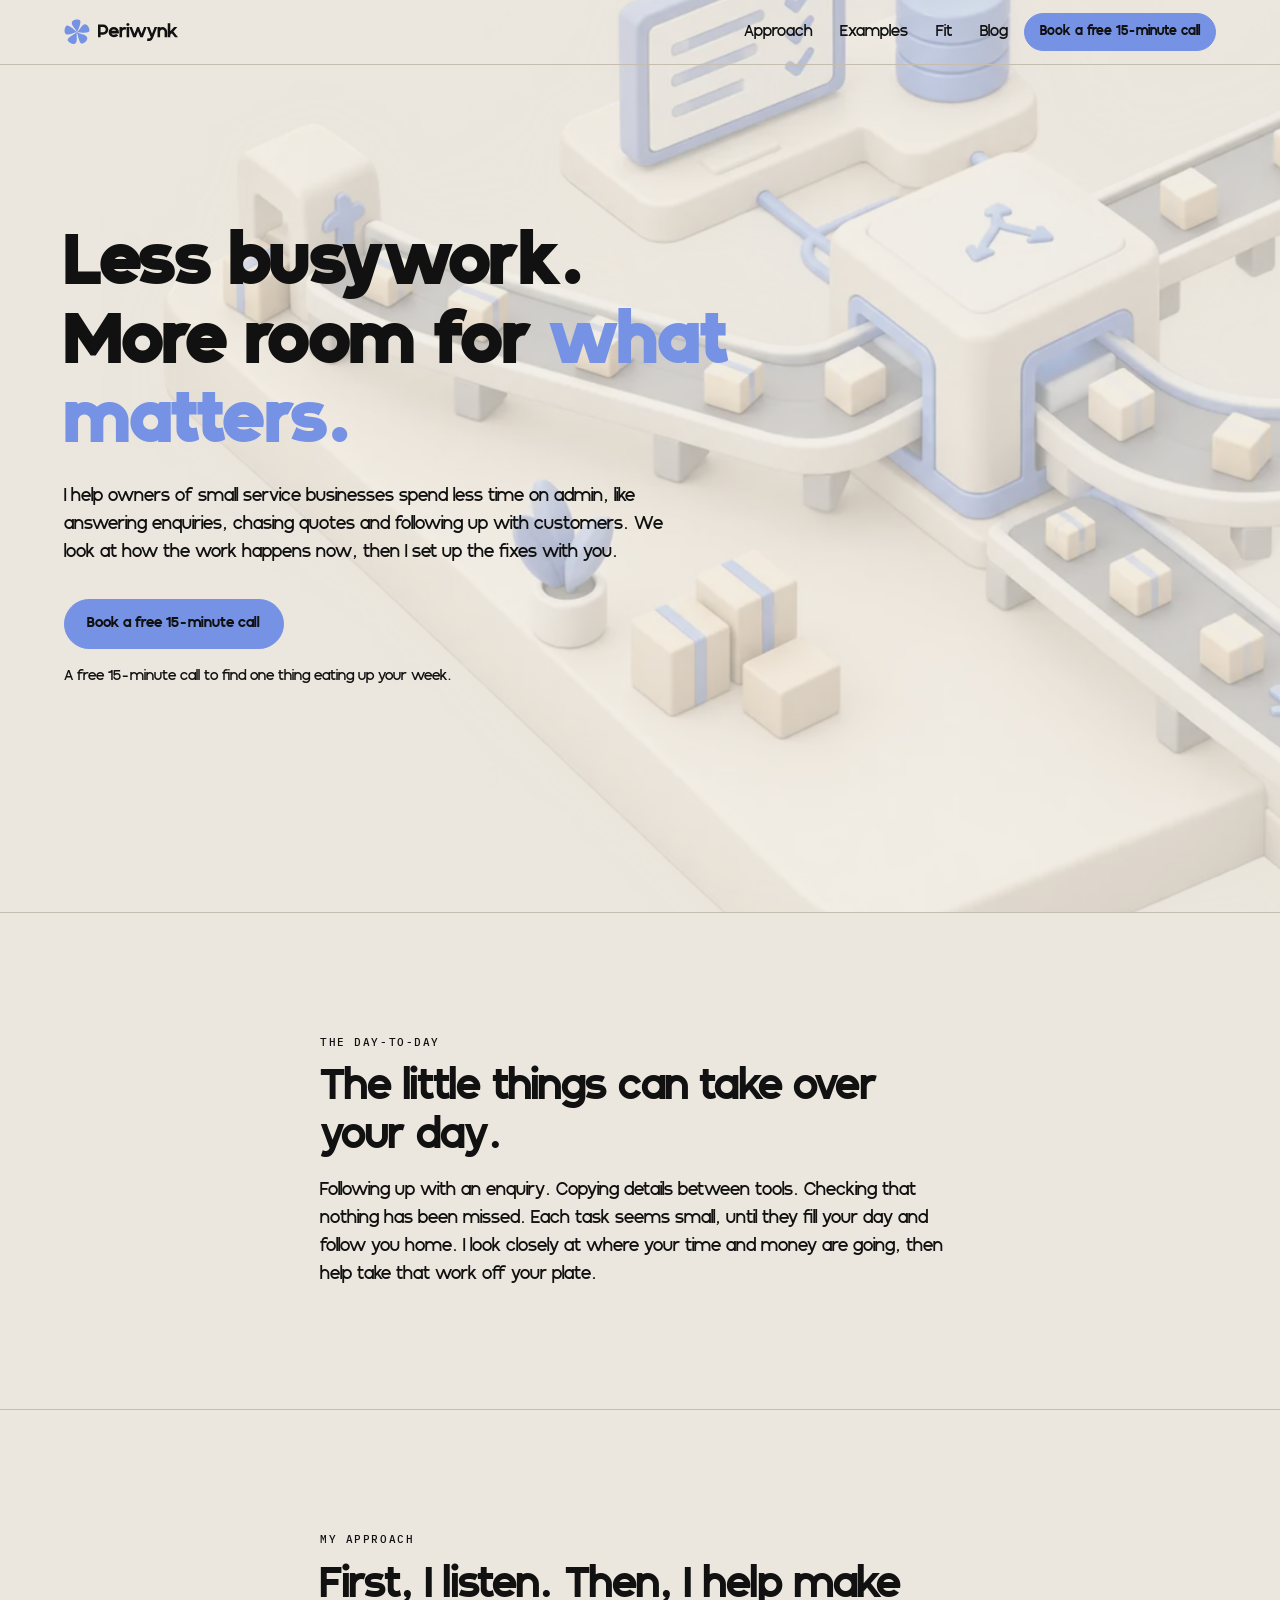
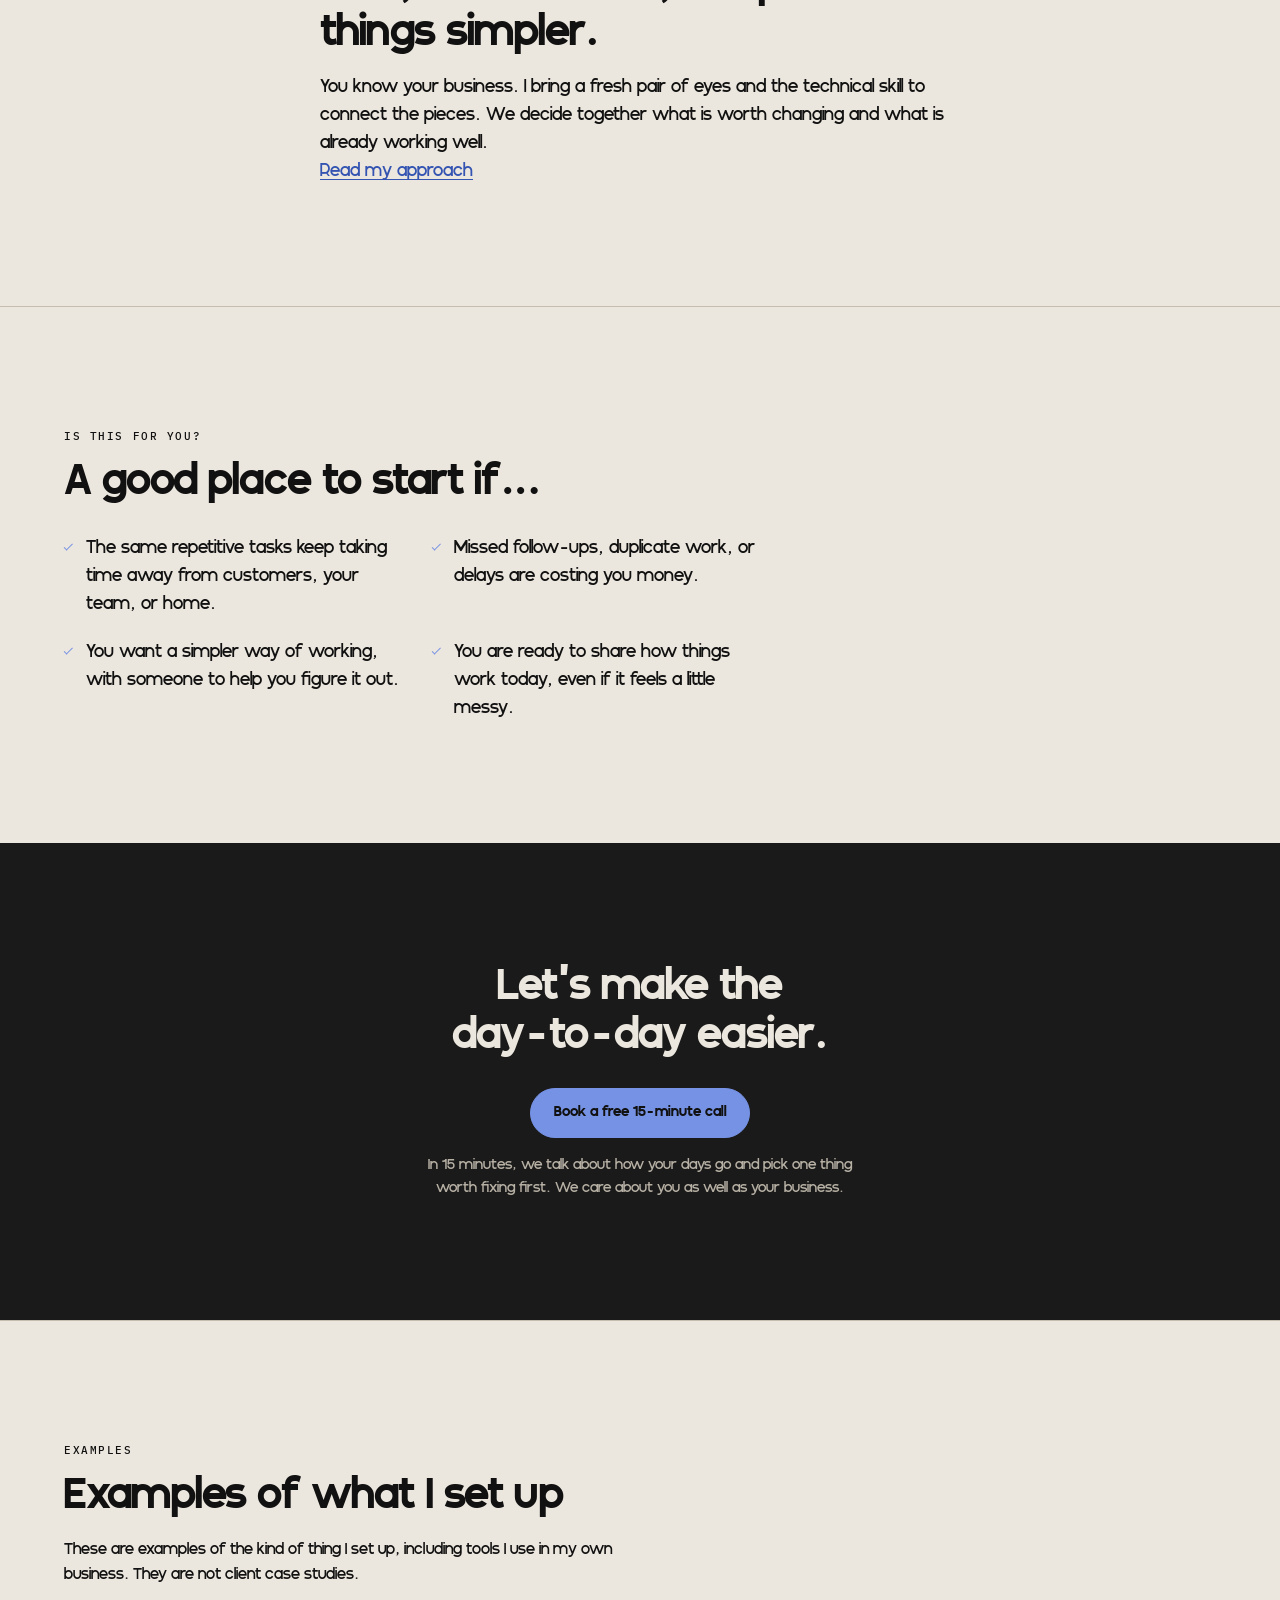
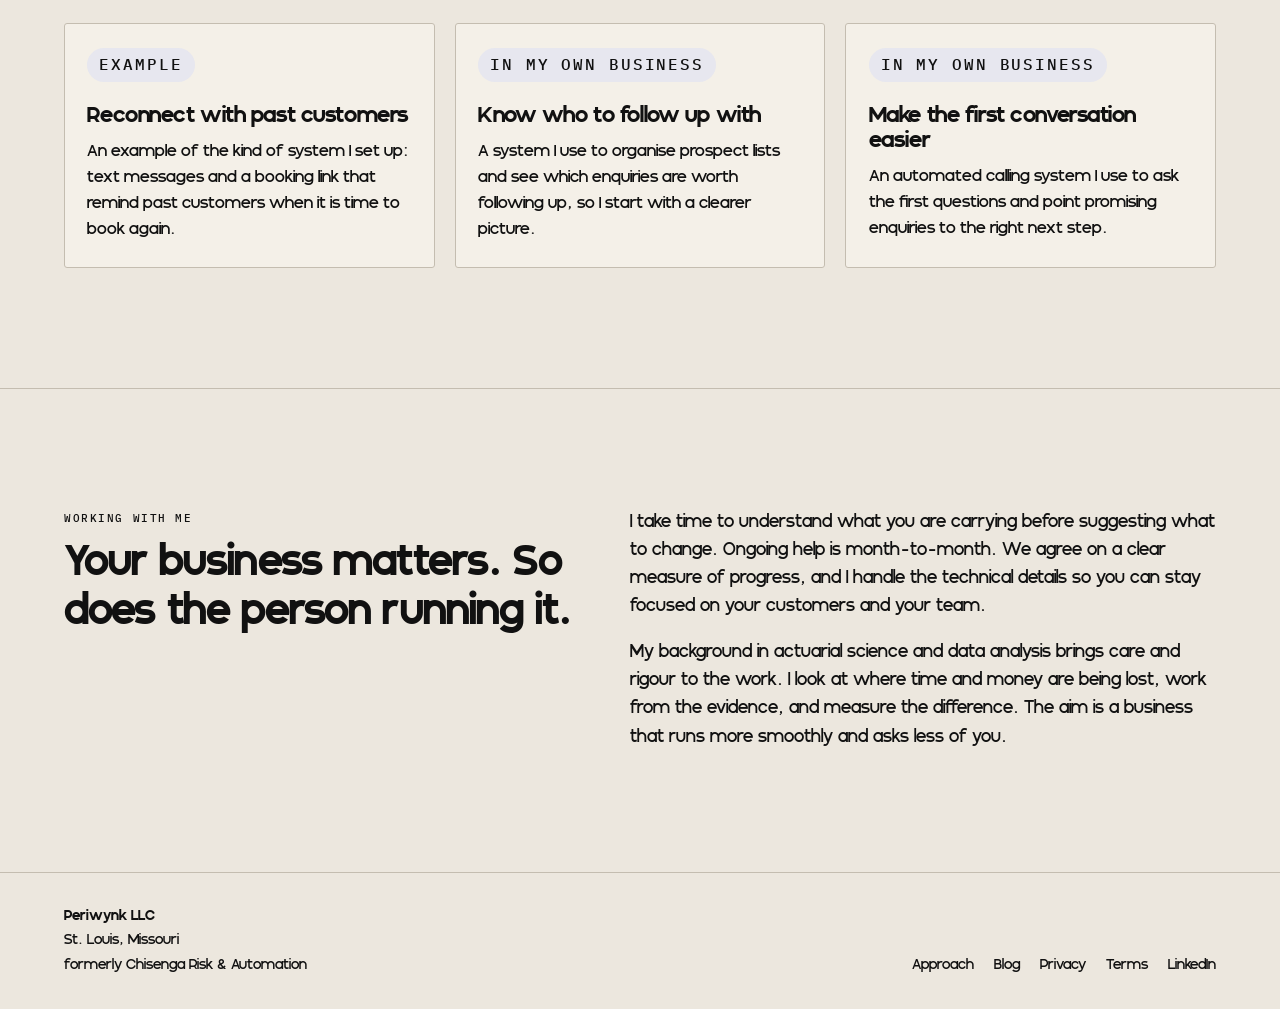
<file: index.html>
<!DOCTYPE html>
<html lang="en-GB">
<head>
  <meta charset="UTF-8">
  <meta name="viewport" content="width=device-width, initial-scale=1.0">
  <script>document.documentElement.classList.add("js");</script>
  <title>Periwynk | Less busywork. More room for what matters.</title>
  <meta name="description" content="I help owners of small service businesses spend less time on admin, like answering enquiries, chasing quotes and following up with customers. Start with a free 15-minute call.">
  <meta name="author" content="Ewetse Chisenga">
  <meta name="robots" content="index, follow">
  <link rel="canonical" href="https://periwynk.com/">
  <link rel="icon" href="/favicon.ico" sizes="48x48">
  <link rel="icon" href="/favicon.svg" type="image/svg+xml">
  <link rel="icon" href="/favicon-32.png" type="image/png" sizes="32x32">
  <link rel="icon" href="/favicon-16.png" type="image/png" sizes="16x16">
  <link rel="apple-touch-icon" href="/apple-touch-icon.png">
  <link rel="manifest" href="/site.webmanifest">
  <meta name="theme-color" content="#ece7de">
  <link rel="alternate" type="application/rss+xml" title="Periwynk blog" href="/blog/rss.xml">
  <meta property="og:type" content="website">
  <meta property="og:site_name" content="Periwynk">
  <meta property="og:title" content="Periwynk | Less busywork. More room for what matters.">
  <meta property="og:description" content="I help owners of small service businesses spend less time on admin, like answering enquiries, chasing quotes and following up with customers. Start with a free 15-minute call.">
  <meta property="og:url" content="https://periwynk.com/">
  <meta property="og:image" content="https://periwynk.com/assets/og/periwynk-launch-blue-1200.png">
  <meta property="og:image:width" content="1200">
  <meta property="og:image:height" content="1200">
  <meta property="og:image:alt" content="The Periwynk flower mark and wordmark">
  <meta property="og:locale" content="en_GB">
  <meta name="twitter:card" content="summary_large_image">
  <meta name="twitter:title" content="Periwynk | Less busywork. More room for what matters.">
  <meta name="twitter:description" content="I help owners of small service businesses spend less time on admin, like answering enquiries, chasing quotes and following up with customers. Start with a free 15-minute call.">
  <meta name="twitter:image" content="https://periwynk.com/assets/og/periwynk-launch-blue-1200.png">
  <meta name="twitter:image:alt" content="The Periwynk flower mark and wordmark">
  <link rel="preconnect" href="https://fonts.googleapis.com">
  <link rel="preconnect" href="https://fonts.gstatic.com" crossorigin>
  <link href="https://fonts.googleapis.com/css2?family=IBM+Plex+Mono:wght@400;500&amp;display=swap" rel="stylesheet">
  <link rel="stylesheet" href="/styles.css">
  <link rel="preload" as="image" href="/assets/hero/hero-art.webp" type="image/webp">
  <!-- Google tag (gtag.js) -->
  <script async src="https://www.googletagmanager.com/gtag/js?id=G-YFLQ71NZKJ"></script>
  <script>
  window.dataLayer = window.dataLayer || [];
  function gtag(){dataLayer.push(arguments);}
  gtag('js', new Date());
  gtag('config', 'G-YFLQ71NZKJ');
  </script>
  <script type="application/ld+json">
{
  "@context": "https://schema.org",
  "@graph": [
    {
      "@type": "Organization",
      "@id": "https://periwynk.com/#organization",
      "name": "Periwynk LLC",
      "alternateName": "Chisenga Risk & Automation",
      "url": "https://periwynk.com/",
      "logo": "https://periwynk.com/icon-512.png",
      "image": "https://periwynk.com/assets/og/periwynk-launch-blue-1200.png",
      "founder": {
        "@id": "https://periwynk.com/#ewetse"
      },
      "sameAs": [
        "https://www.linkedin.com/in/ewetsechisenga/"
      ],
      "address": {
        "@type": "PostalAddress",
        "addressLocality": "St. Louis",
        "addressRegion": "MO",
        "addressCountry": "US"
      }
    },
    {
      "@type": "Person",
      "@id": "https://periwynk.com/#ewetse",
      "name": "Ewetse Chisenga",
      "url": "https://www.linkedin.com/in/ewetsechisenga/",
      "sameAs": [
        "https://www.linkedin.com/in/ewetsechisenga/"
      ],
      "jobTitle": "Founder",
      "worksFor": {
        "@id": "https://periwynk.com/#organization"
      }
    },
    {
      "@type": "ProfessionalService",
      "@id": "https://periwynk.com/#business",
      "name": "Periwynk LLC",
      "alternateName": "Chisenga Risk & Automation",
      "url": "https://periwynk.com/",
      "logo": "https://periwynk.com/icon-512.png",
      "image": "https://periwynk.com/assets/og/periwynk-launch-blue-1200.png",
      "description": "Helping owners of small service businesses spend less time on admin, like answering enquiries, chasing quotes and following up with customers.",
      "founder": {
        "@id": "https://periwynk.com/#ewetse"
      },
      "areaServed": "United States",
      "address": {
        "@type": "PostalAddress",
        "addressLocality": "St. Louis",
        "addressRegion": "MO",
        "addressCountry": "US"
      },
      "sameAs": [
        "https://www.linkedin.com/in/ewetsechisenga/"
      ],
      "serviceType": [
        "Workflow mapping",
        "Process automation",
        "Operational systems",
        "Data analysis",
        "Business process analysis"
      ],
      "parentOrganization": {
        "@id": "https://periwynk.com/#organization"
      }
    },
    {
      "@type": "WebSite",
      "@id": "https://periwynk.com/#website",
      "name": "Periwynk",
      "url": "https://periwynk.com/",
      "inLanguage": "en-GB",
      "publisher": {
        "@id": "https://periwynk.com/#organization"
      },
      "description": "I help owners of small service businesses spend less time on admin, like answering enquiries, chasing quotes and following up with customers."
    }
  ]
}
  </script>
</head>
<body>

  <header>
    <nav class="nav" aria-label="Primary">
      <div class="wrap nav-inner">
        <a href="/" class="logo" aria-label="Periwynk home">
          <img class="logo-mark" src="/assets/brand/periwynk-mark-a-blue.svg" alt="" width="26" height="26">
          <img class="logo-word" src="/assets/brand/periwynk-wordmark-blue-on-cream.svg" alt="Periwynk" width="79" height="18">
        </a>
        <ul class="nav-links">
          <li><a href="/approach/">Approach</a></li>
          <li><a href="#examples">Examples</a></li>
          <li><a href="#fit">Fit</a></li>
          <li><a href="/blog/">Blog</a></li>
        </ul>
        <a href="https://cal.com/ewetse/intro" class="btn btn-nav" target="_blank" rel="noopener noreferrer">Book a free 15-minute call</a>
        <button class="nav-toggle" id="navToggle" type="button" aria-expanded="false" aria-controls="navDrawer" aria-label="Open menu">
          <span></span><span></span>
        </button>
      </div>
    </nav>
    <div class="nav-drawer" id="navDrawer">
      <a href="/approach/">Approach</a>
      <a href="#examples">Examples</a>
      <a href="#fit">Fit</a>
      <a href="/blog/">Blog</a>
      <a href="https://cal.com/ewetse/intro" target="_blank" rel="noopener noreferrer">Book a free 15-minute call</a>
    </div>
  </header>

  <main>
    <section class="hero">
      <div class="wrap hero-inner reveal">
        <div class="hero-copy">
          <h1>Less busywork. More room for <span class="text-highlight">what matters.</span></h1>
          <p>I help owners of small service businesses spend less time on admin, like answering enquiries, chasing quotes and following up with customers. We look at how the work happens now, then I set up the fixes with you.</p>
          <a href="https://cal.com/ewetse/intro" class="btn" target="_blank" rel="noopener noreferrer">Book a free 15-minute call</a>
          <p class="micro">A free 15-minute call to find one thing eating up your week.</p>
        </div>
      </div>
      <div class="hero-visual" aria-hidden="true">
        <picture>
          <source type="image/webp" srcset="/assets/hero/hero-art.webp">
          <img src="/assets/hero/hero-art.jpg" alt="" width="1536" height="1024" decoding="async" fetchpriority="high">
        </picture>
      </div>
    </section>

    <section class="section" id="bottleneck">
      <div class="wrap narrow reveal">
        <p class="label">THE DAY-TO-DAY</p>
        <h2>The little things can take over your day.</h2>
        <p>Following up with an enquiry. Copying details between tools. Checking that nothing has been missed. Each task seems small, until they fill your day and follow you home. I look closely at where your time and money are going, then help take that work off your plate.</p>
      </div>
    </section>

    <section class="section" id="approach">
      <div class="wrap narrow reveal">
        <p class="label">MY APPROACH</p>
        <h2>First, I listen. Then, I help make things simpler.</h2>
        <p>You know your business. I bring a fresh pair of eyes and the technical skill to connect the pieces. We decide together what is worth changing and what is already working well.</p>
        <p><a class="text-link" href="/approach/">Read my approach</a></p>
      </div>
    </section>

    <section class="section" id="fit">
      <div class="wrap">
        <div class="reveal">
          <p class="label">IS THIS FOR YOU?</p>
          <h2>A good place to start if…</h2>
        </div>
        <ul class="fit-list reveal">
          <li>The same repetitive tasks keep taking time away from customers, your team, or home.</li>
          <li>Missed follow-ups, duplicate work, or delays are costing you money.</li>
          <li>You want a simpler way of working, with someone to help you figure it out.</li>
          <li>You are ready to share how things work today, even if it feels a little messy.</li>
        </ul>
      </div>
    </section>

    <section class="cta-band" id="book">
      <div class="wrap cta-inner reveal">
        <h2>Let’s make the <span class="nowrap">day-to-day</span> easier.</h2>
        <a href="https://cal.com/ewetse/intro" class="btn btn-on-dark" target="_blank" rel="noopener noreferrer">Book a free 15-minute call</a>
        <p class="micro">In 15 minutes, we talk about how your days go and pick one thing worth fixing first. We care about you as well as your business.</p>
      </div>
    </section>

    <section class="section" id="examples">
      <div class="wrap">
        <div class="reveal">
          <p class="label">EXAMPLES</p>
          <h2>Examples of what I set up</h2>
          <p class="section-note">These are examples of the kind of thing I set up, including tools I use in my own business. They are not client case studies.</p>
        </div>
        <div class="modules">
          <article class="module reveal">
            <p class="tag">EXAMPLE</p>
            <h3>Reconnect with past customers</h3>
            <p>An example of the kind of system I set up: text messages and a booking link that remind past customers when it is time to book again.</p>
          </article>
          <article class="module reveal">
            <p class="tag">IN MY OWN BUSINESS</p>
            <h3>Know who to follow up with</h3>
            <p>A system I use to organise prospect lists and see which enquiries are worth following up, so I start with a clearer picture.</p>
          </article>
          <article class="module reveal">
            <p class="tag">IN MY OWN BUSINESS</p>
            <h3>Make the first conversation easier</h3>
            <p>An automated calling system I use to ask the first questions and point promising enquiries to the right next step.</p>
          </article>
        </div>
      </div>
    </section>

    <section class="section" id="firm">
      <div class="wrap split reveal">
        <div>
          <p class="label">WORKING WITH ME</p>
          <h2>Your business matters. So does the person running it.</h2>
        </div>
        <div class="split-copy">
          <p>I take time to understand what you are carrying before suggesting what to change. Ongoing help is month-to-month. We agree on a clear measure of progress, and I handle the technical details so you can stay focused on your customers and your team.</p>
          <p>My background in actuarial science and data analysis brings care and rigour to the work. I look at where time and money are being lost, work from the evidence, and measure the difference. The aim is a business that runs more smoothly and asks less of you.</p>
        </div>
      </div>
    </section>
  </main>

  <footer class="footer">
    <div class="wrap footer-inner">
      <div class="footer-brand">
        <p><strong>Periwynk LLC</strong></p>
        <p>St. Louis, Missouri</p>
        <p>formerly Chisenga Risk &amp; Automation</p>
      </div>
      <p class="footer-links">
        <a href="/approach/">Approach</a>
        <a href="/blog/">Blog</a>
        <a href="/privacy.html">Privacy</a>
        <a href="/terms.html">Terms</a>
        <a href="https://www.linkedin.com/in/ewetsechisenga/" target="_blank" rel="noopener noreferrer">LinkedIn</a>
      </p>
    </div>
  </footer>

  <script src="/assets/site.js"></script>
</body>
</html>
</file>
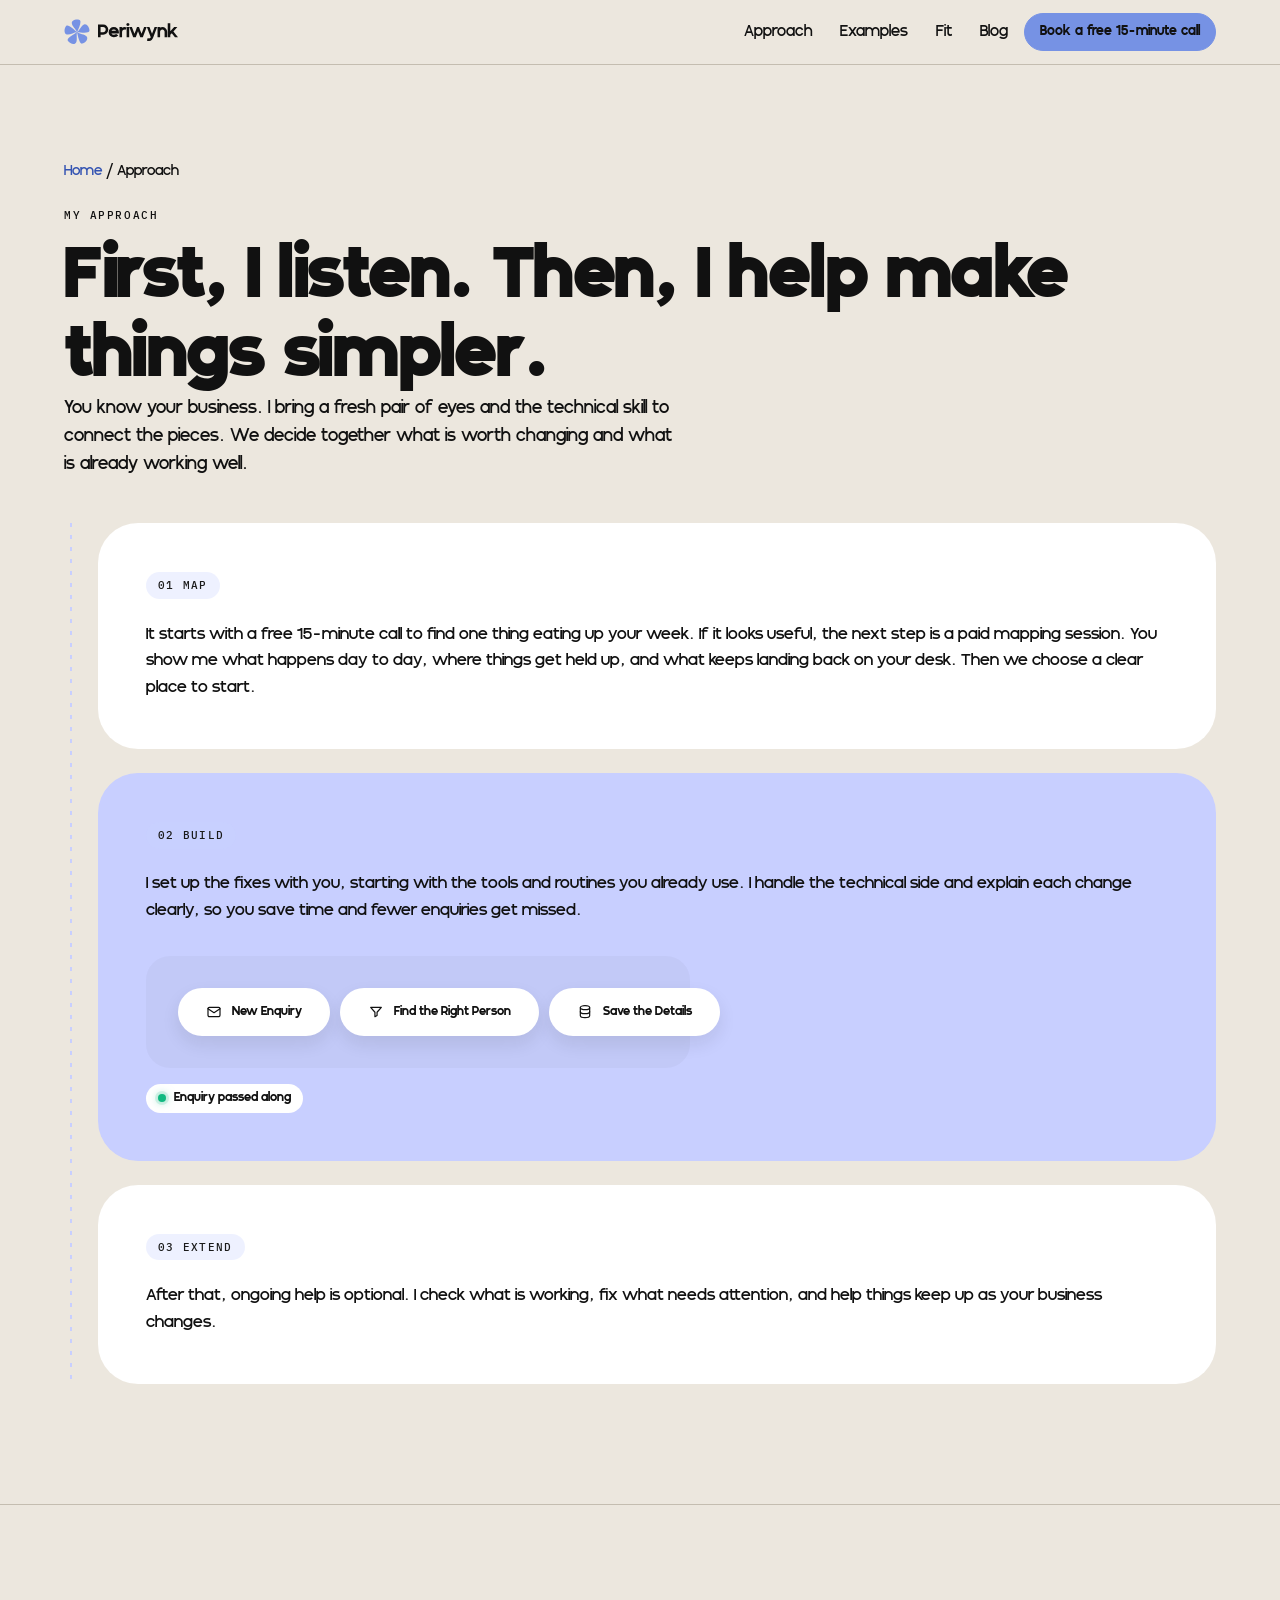
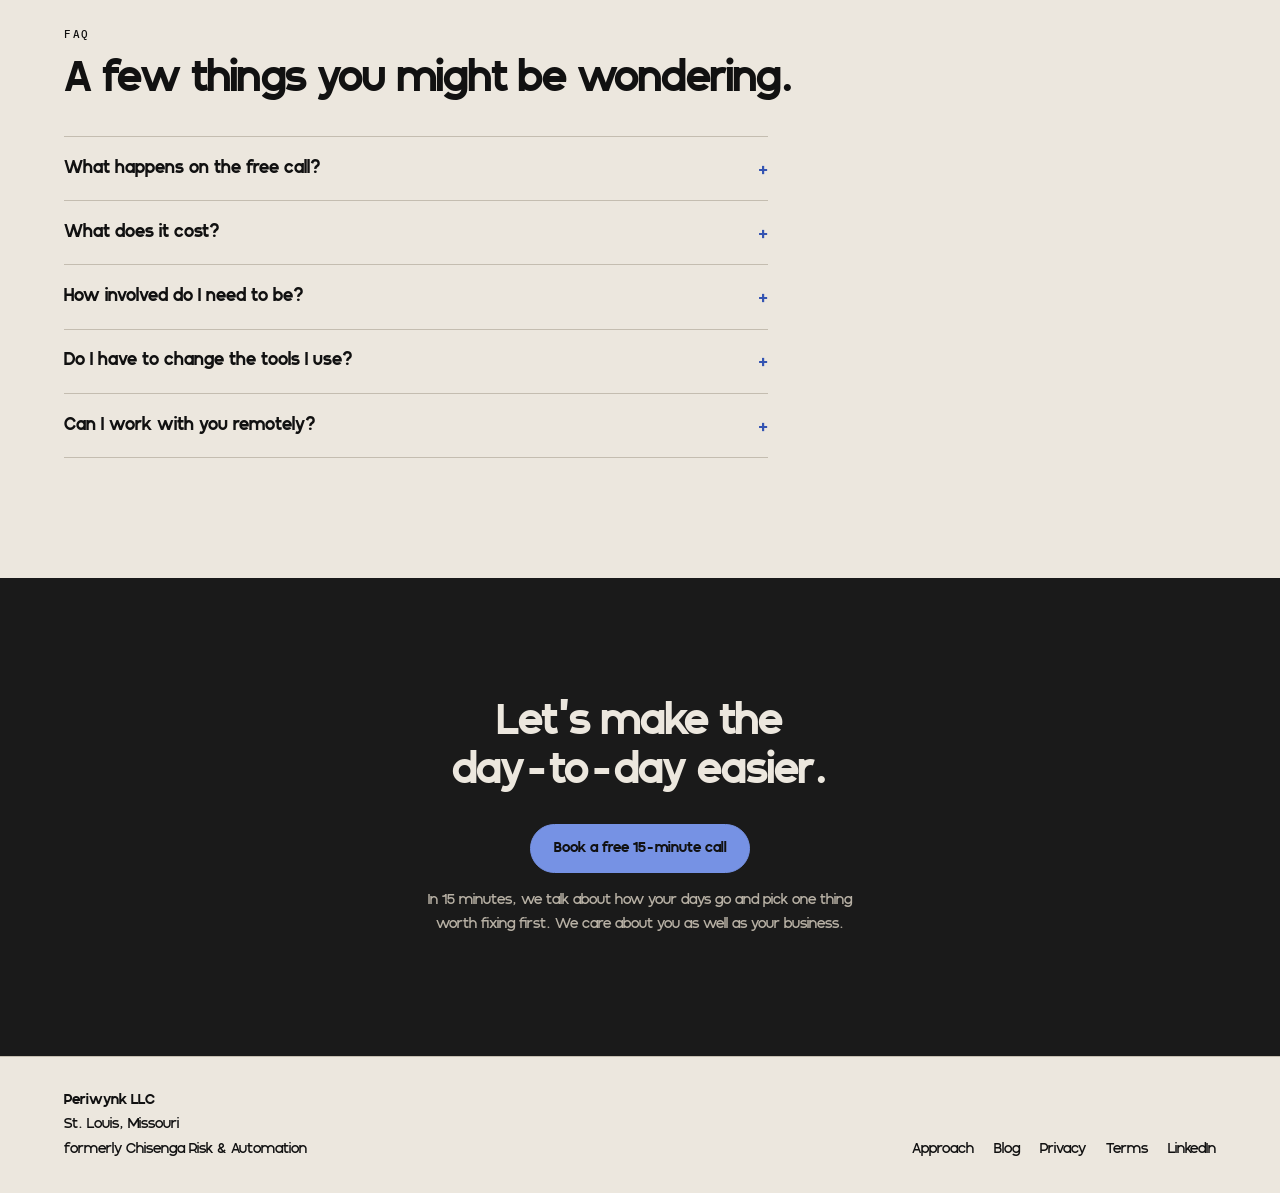
<file: approach/index.html>
<!DOCTYPE html>
<html lang="en-GB">
<head>
  <meta charset="UTF-8">
  <meta name="viewport" content="width=device-width, initial-scale=1.0">
  <script>document.documentElement.classList.add("js");</script>
  <title>My approach | Periwynk</title>
  <meta name="description" content="You know your business. I bring a fresh pair of eyes and the technical skill to connect the pieces. We decide together what is worth changing and what is already working well. Start with a free 15-minute call.">
  <meta name="author" content="Ewetse Chisenga">
  <meta name="robots" content="index, follow">
  <link rel="canonical" href="https://periwynk.com/approach/">
  <link rel="icon" href="/favicon.ico" sizes="48x48">
  <link rel="icon" href="/favicon.svg" type="image/svg+xml">
  <link rel="icon" href="/favicon-32.png" type="image/png" sizes="32x32">
  <link rel="icon" href="/favicon-16.png" type="image/png" sizes="16x16">
  <link rel="apple-touch-icon" href="/apple-touch-icon.png">
  <link rel="manifest" href="/site.webmanifest">
  <meta name="theme-color" content="#ece7de">
  <link rel="alternate" type="application/rss+xml" title="Periwynk blog" href="/blog/rss.xml">
  <meta property="og:type" content="website">
  <meta property="og:site_name" content="Periwynk">
  <meta property="og:title" content="My approach | Periwynk">
  <meta property="og:description" content="You know your business. I bring a fresh pair of eyes and the technical skill to connect the pieces. We decide together what is worth changing and what is already working well. Start with a free 15-minute call.">
  <meta property="og:url" content="https://periwynk.com/approach/">
  <meta property="og:image" content="https://periwynk.com/assets/og/periwynk-launch-blue-1200.png">
  <meta property="og:image:width" content="1200">
  <meta property="og:image:height" content="1200">
  <meta property="og:image:alt" content="The Periwynk flower mark and wordmark">
  <meta property="og:locale" content="en_GB">
  <meta name="twitter:card" content="summary_large_image">
  <meta name="twitter:title" content="My approach | Periwynk">
  <meta name="twitter:description" content="You know your business. I bring a fresh pair of eyes and the technical skill to connect the pieces. We decide together what is worth changing and what is already working well. Start with a free 15-minute call.">
  <meta name="twitter:image" content="https://periwynk.com/assets/og/periwynk-launch-blue-1200.png">
  <meta name="twitter:image:alt" content="The Periwynk flower mark and wordmark">
  <link rel="preconnect" href="https://fonts.googleapis.com">
  <link rel="preconnect" href="https://fonts.gstatic.com" crossorigin>
  <link href="https://fonts.googleapis.com/css2?family=IBM+Plex+Mono:wght@400;500&amp;display=swap" rel="stylesheet">
  <link rel="stylesheet" href="/styles.css">
  <script type="application/ld+json">
{
  "@context": "https://schema.org",
  "@graph": [
    {
      "@type": "Organization",
      "@id": "https://periwynk.com/#organization",
      "name": "Periwynk LLC",
      "alternateName": "Chisenga Risk & Automation",
      "url": "https://periwynk.com/",
      "logo": "https://periwynk.com/icon-512.png",
      "image": "https://periwynk.com/assets/og/periwynk-launch-blue-1200.png",
      "founder": {
        "@id": "https://periwynk.com/#ewetse"
      },
      "sameAs": [
        "https://www.linkedin.com/in/ewetsechisenga/"
      ],
      "address": {
        "@type": "PostalAddress",
        "addressLocality": "St. Louis",
        "addressRegion": "MO",
        "addressCountry": "US"
      }
    },
    {
      "@type": "Person",
      "@id": "https://periwynk.com/#ewetse",
      "name": "Ewetse Chisenga",
      "url": "https://www.linkedin.com/in/ewetsechisenga/",
      "sameAs": [
        "https://www.linkedin.com/in/ewetsechisenga/"
      ],
      "jobTitle": "Founder",
      "worksFor": {
        "@id": "https://periwynk.com/#organization"
      }
    },
    {
      "@type": "ProfessionalService",
      "@id": "https://periwynk.com/#business",
      "name": "Periwynk LLC",
      "alternateName": "Chisenga Risk & Automation",
      "url": "https://periwynk.com/",
      "logo": "https://periwynk.com/icon-512.png",
      "image": "https://periwynk.com/assets/og/periwynk-launch-blue-1200.png",
      "description": "Helping owners of small service businesses spend less time on admin, like answering enquiries, chasing quotes and following up with customers.",
      "founder": {
        "@id": "https://periwynk.com/#ewetse"
      },
      "areaServed": "United States",
      "address": {
        "@type": "PostalAddress",
        "addressLocality": "St. Louis",
        "addressRegion": "MO",
        "addressCountry": "US"
      },
      "sameAs": [
        "https://www.linkedin.com/in/ewetsechisenga/"
      ],
      "serviceType": [
        "Workflow mapping",
        "Process automation",
        "Operational systems",
        "Data analysis",
        "Business process analysis"
      ],
      "parentOrganization": {
        "@id": "https://periwynk.com/#organization"
      }
    },
    {
      "@type": "WebSite",
      "@id": "https://periwynk.com/#website",
      "name": "Periwynk",
      "url": "https://periwynk.com/",
      "inLanguage": "en-GB",
      "publisher": {
        "@id": "https://periwynk.com/#organization"
      },
      "description": "I help owners of small service businesses spend less time on admin, like answering enquiries, chasing quotes and following up with customers."
    },
    {
      "@type": "BreadcrumbList",
      "@id": "https://periwynk.com/approach/#breadcrumb",
      "itemListElement": [
        {
          "@type": "ListItem",
          "position": 1,
          "name": "Home",
          "item": "https://periwynk.com/"
        },
        {
          "@type": "ListItem",
          "position": 2,
          "name": "Approach",
          "item": "https://periwynk.com/approach/"
        }
      ]
    },
    {
      "@type": "FAQPage",
      "@id": "https://periwynk.com/approach/#faq",
      "mainEntity": [
        {
          "@type": "Question",
          "name": "What happens on the free call?",
          "acceptedAnswer": {
            "@type": "Answer",
            "text": "It takes 15 minutes. You tell me what is taking up your time, and we find one thing eating up your week. If I can help, I explain what the next step would look like."
          }
        },
        {
          "@type": "Question",
          "name": "What does it cost?",
          "acceptedAnswer": {
            "@type": "Answer",
            "text": "The first call is free. If it is useful, the next step is a paid mapping session. You can then choose ongoing help if you want it. I can talk you through the price on the call."
          }
        },
        {
          "@type": "Question",
          "name": "How involved do I need to be?",
          "acceptedAnswer": {
            "@type": "Answer",
            "text": "You show me how the work happens today. I set up the fixes with you and explain what I am changing as I go."
          }
        },
        {
          "@type": "Question",
          "name": "Do I have to change the tools I use?",
          "acceptedAnswer": {
            "@type": "Answer",
            "text": "I start with what you already use. If I think something different would help, I explain why and talk it through with you before changing anything."
          }
        },
        {
          "@type": "Question",
          "name": "Can I work with you remotely?",
          "acceptedAnswer": {
            "@type": "Answer",
            "text": "Yes. Most of the work happens over video calls, so it doesn’t matter where you are."
          }
        }
      ]
    },
    {
      "@type": "WebPage",
      "@id": "https://periwynk.com/approach/#webpage",
      "url": "https://periwynk.com/approach/",
      "name": "My approach | Periwynk",
      "description": "You know your business. I bring a fresh pair of eyes and the technical skill to connect the pieces. We decide together what is worth changing and what is already working well. Start with a free 15-minute call.",
      "isPartOf": {
        "@id": "https://periwynk.com/#website"
      },
      "about": {
        "@id": "https://periwynk.com/#business"
      },
      "inLanguage": "en-GB"
    }
  ]
}
  </script>
</head>
<body>

  <header>
    <nav class="nav" aria-label="Primary">
      <div class="wrap nav-inner">
        <a href="/" class="logo" aria-label="Periwynk home">
          <img class="logo-mark" src="/assets/brand/periwynk-mark-a-blue.svg" alt="" width="26" height="26">
          <img class="logo-word" src="/assets/brand/periwynk-wordmark-blue-on-cream.svg" alt="Periwynk" width="79" height="18">
        </a>
        <ul class="nav-links">
          <li><a href="/approach/" aria-current="page">Approach</a></li>
          <li><a href="/#examples">Examples</a></li>
          <li><a href="/#fit">Fit</a></li>
          <li><a href="/blog/">Blog</a></li>
        </ul>
        <a href="https://cal.com/ewetse/intro" class="btn btn-nav" target="_blank" rel="noopener noreferrer">Book a free 15-minute call</a>
        <button class="nav-toggle" id="navToggle" type="button" aria-expanded="false" aria-controls="navDrawer" aria-label="Open menu">
          <span></span><span></span>
        </button>
      </div>
    </nav>
    <div class="nav-drawer" id="navDrawer">
      <a href="/approach/" aria-current="page">Approach</a>
      <a href="/#examples">Examples</a>
      <a href="/#fit">Fit</a>
      <a href="/blog/">Blog</a>
      <a href="https://cal.com/ewetse/intro" target="_blank" rel="noopener noreferrer">Book a free 15-minute call</a>
    </div>
  </header>

  <main>
    <section class="section page-top" id="approach">
      <div class="wrap">
                <nav class="crumbs" aria-label="Breadcrumb">
          <a href="/">Home</a> <span aria-hidden="true">/</span> <span aria-current="page">Approach</span>
        </nav>
        <div class="reveal">
          <p class="label">MY APPROACH</p>
          <h1>First, I listen. Then, I help make things simpler.</h1>
          <p class="lead">You know your business. I bring a fresh pair of eyes and the technical skill to connect the pieces. We decide together what is worth changing and what is already working well.</p>
        </div>
        <ol class="ladder">
          <li class="ladder-step reveal">
            <span class="tag">01 MAP</span>
            <p class="ladder-copy">It starts with a free 15-minute call to find one thing eating up your week. If it looks useful, the next step is a paid mapping session. You show me what happens day to day, where things get held up, and what keeps landing back on your desk. Then we choose a clear place to start.</p>
            <!-- TODO: mapping session price could go here once you decide to publish it. Not published for now. -->
          </li>
          <li class="ladder-step ladder-step--build reveal">
            <span class="tag">02 BUILD</span>
            <!-- TODO: renaming the BUILD label is your call. Body copy updated to the "with you" wording. -->
            <p class="ladder-copy">I set up the fixes with you, starting with the tools and routines you already use. I handle the technical side and explain each change clearly, so you save time and fewer enquiries get missed.</p>
            <div class="workflow" aria-label="A new enquiry reaches the right person and its details are saved">
              <div class="workflow-shell">
                <svg class="workflow-line" viewBox="0 0 100 2" preserveAspectRatio="none" aria-hidden="true">
                  <path d="M 0 1 H 100"></path>
                </svg>
                <div class="workflow-nodes">
                  <div class="workflow-node">
                    <svg class="workflow-icon" viewBox="0 0 24 24" aria-hidden="true"><rect x="3" y="5" width="18" height="14" rx="2"></rect><path d="m3 7 9 6 9-6"></path></svg>
                    <span>New Enquiry</span>
                  </div>
                  <div class="workflow-node">
                    <svg class="workflow-icon" viewBox="0 0 24 24" aria-hidden="true"><path d="M4 5h16l-6.4 7.4v4.8l-3.2 1.8v-6.6L4 5Z"></path></svg>
                    <span>Find the Right Person</span>
                  </div>
                  <div class="workflow-node">
                    <svg class="workflow-icon" viewBox="0 0 24 24" aria-hidden="true"><ellipse cx="12" cy="5.5" rx="7" ry="3"></ellipse><path d="M5 5.5v6c0 1.7 3.1 3 7 3s7-1.3 7-3v-6"></path><path d="M5 11.5v6c0 1.7 3.1 3 7 3s7-1.3 7-3v-6"></path></svg>
                    <span>Save the Details</span>
                  </div>
                </div>
              </div>
              <p class="workflow-status"><span class="status-dot" aria-hidden="true"></span>Enquiry passed along</p>
            </div>
          </li>
          <li class="ladder-step reveal">
            <span class="tag">03 EXTEND</span>
            <p class="ladder-copy">After that, ongoing help is optional. I check what is working, fix what needs attention, and help things keep up as your business changes.</p>
            <!-- TODO: ongoing (monthly) help price could go here once it is set. Not published for now. -->
          </li>
        </ol>
      </div>
    </section>

    <section class="section" id="faq">
      <div class="wrap">
        <div class="reveal">
          <p class="label">FAQ</p>
          <h2>A few things you might be wondering.</h2>
        </div>
        <div class="faq reveal">
          <details>
            <summary>What happens on the free call?</summary>
            <p>It takes 15 minutes. You tell me what is taking up your time, and we find one thing eating up your week. If I can help, I explain what the next step would look like.</p>
          </details>
          <details>
            <summary>What does it cost?</summary>
            <p>The first call is free. If it is useful, the next step is a paid mapping session. You can then choose ongoing help if you want it. I can talk you through the price on the call.</p>
            <!-- TODO: add the mapping session and ongoing help prices here if you decide to publish them. -->
          </details>
          <details>
            <summary>How involved do I need to be?</summary>
            <p>You show me how the work happens today. I set up the fixes with you and explain what I am changing as I go.</p>
          </details>
          <details>
            <summary>Do I have to change the tools I use?</summary>
            <p>I start with what you already use. If I think something different would help, I explain why and talk it through with you before changing anything.</p>
          </details>
          <details>
            <summary>Can I work with you remotely?</summary>
            <p>Yes. Most of the work happens over video calls, so it doesn’t matter where you are.</p>
          </details>
        </div>
      </div>
    </section>

    <section class="cta-band" id="book">
      <div class="wrap cta-inner reveal">
        <h2>Let’s make the <span class="nowrap">day-to-day</span> easier.</h2>
        <a href="https://cal.com/ewetse/intro" class="btn btn-on-dark" target="_blank" rel="noopener noreferrer">Book a free 15-minute call</a>
        <p class="micro">In 15 minutes, we talk about how your days go and pick one thing worth fixing first. We care about you as well as your business.</p>
      </div>
    </section>
  </main>

  <footer class="footer">
    <div class="wrap footer-inner">
      <div class="footer-brand">
        <p><strong>Periwynk LLC</strong></p>
        <p>St. Louis, Missouri</p>
        <p>formerly Chisenga Risk &amp; Automation</p>
      </div>
      <p class="footer-links">
        <a href="/approach/">Approach</a>
        <a href="/blog/">Blog</a>
        <a href="/privacy.html">Privacy</a>
        <a href="/terms.html">Terms</a>
        <a href="https://www.linkedin.com/in/ewetsechisenga/" target="_blank" rel="noopener noreferrer">LinkedIn</a>
      </p>
    </div>
  </footer>

  <script src="/assets/site.js"></script>
</body>
</html>
</file>
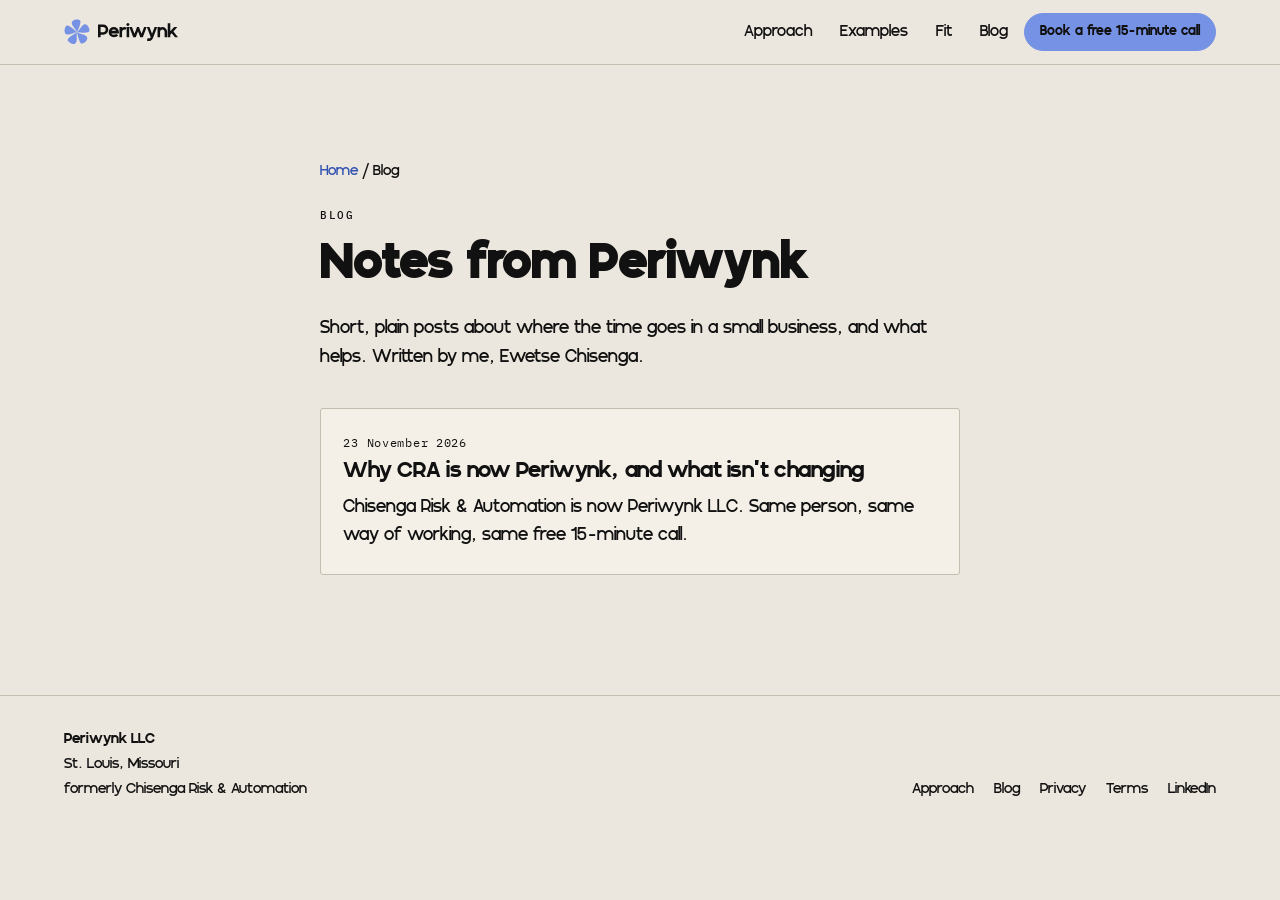
<file: blog/index.html>
<!DOCTYPE html>
<html lang="en-GB">
<head>
  <meta charset="UTF-8">
  <meta name="viewport" content="width=device-width, initial-scale=1.0">
  <script>document.documentElement.classList.add("js");</script>
  <title>Notes from Periwynk | Blog</title>
  <meta name="description" content="Notes from Periwynk on where the time goes in a small business, and what helps.">
  <meta name="author" content="Ewetse Chisenga">
  <meta name="robots" content="index, follow">
  <link rel="canonical" href="https://periwynk.com/blog/">
  <link rel="icon" href="/favicon.ico" sizes="48x48">
  <link rel="icon" href="/favicon.svg" type="image/svg+xml">
  <link rel="icon" href="/favicon-32.png" type="image/png" sizes="32x32">
  <link rel="icon" href="/favicon-16.png" type="image/png" sizes="16x16">
  <link rel="apple-touch-icon" href="/apple-touch-icon.png">
  <link rel="manifest" href="/site.webmanifest">
  <meta name="theme-color" content="#ece7de">
  <link rel="alternate" type="application/rss+xml" title="Periwynk blog" href="/blog/rss.xml">
  <meta property="og:type" content="website">
  <meta property="og:site_name" content="Periwynk">
  <meta property="og:title" content="Notes from Periwynk | Blog">
  <meta property="og:description" content="Notes from Periwynk on where the time goes in a small business, and what helps.">
  <meta property="og:url" content="https://periwynk.com/blog/">
  <meta property="og:image" content="https://periwynk.com/assets/og/periwynk-launch-blue-1200.png">
  <meta property="og:image:width" content="1200">
  <meta property="og:image:height" content="1200">
  <meta property="og:image:alt" content="The Periwynk flower mark and wordmark">
  <meta property="og:locale" content="en_GB">
  <meta name="twitter:card" content="summary_large_image">
  <meta name="twitter:title" content="Notes from Periwynk | Blog">
  <meta name="twitter:description" content="Notes from Periwynk on where the time goes in a small business, and what helps.">
  <meta name="twitter:image" content="https://periwynk.com/assets/og/periwynk-launch-blue-1200.png">
  <meta name="twitter:image:alt" content="The Periwynk flower mark and wordmark">
  <link rel="preconnect" href="https://fonts.googleapis.com">
  <link rel="preconnect" href="https://fonts.gstatic.com" crossorigin>
  <link href="https://fonts.googleapis.com/css2?family=IBM+Plex+Mono:wght@400;500&amp;display=swap" rel="stylesheet">
  <link rel="stylesheet" href="/styles.css">

  <script type="application/ld+json">
{
  "@context": "https://schema.org",
  "@graph": [
    {
      "@type": "Organization",
      "@id": "https://periwynk.com/#organization",
      "name": "Periwynk LLC",
      "alternateName": "Chisenga Risk & Automation",
      "url": "https://periwynk.com/",
      "logo": "https://periwynk.com/icon-512.png",
      "image": "https://periwynk.com/assets/og/periwynk-launch-blue-1200.png",
      "founder": {
        "@id": "https://periwynk.com/#ewetse"
      },
      "sameAs": [
        "https://www.linkedin.com/in/ewetsechisenga/"
      ],
      "address": {
        "@type": "PostalAddress",
        "addressLocality": "St. Louis",
        "addressRegion": "MO",
        "addressCountry": "US"
      }
    },
    {
      "@type": "Person",
      "@id": "https://periwynk.com/#ewetse",
      "name": "Ewetse Chisenga",
      "url": "https://www.linkedin.com/in/ewetsechisenga/",
      "sameAs": [
        "https://www.linkedin.com/in/ewetsechisenga/"
      ],
      "jobTitle": "Founder",
      "worksFor": {
        "@id": "https://periwynk.com/#organization"
      }
    },
    {
      "@type": "ProfessionalService",
      "@id": "https://periwynk.com/#business",
      "name": "Periwynk LLC",
      "alternateName": "Chisenga Risk & Automation",
      "url": "https://periwynk.com/",
      "logo": "https://periwynk.com/icon-512.png",
      "image": "https://periwynk.com/assets/og/periwynk-launch-blue-1200.png",
      "description": "Helping owners of small service businesses spend less time on admin, like answering enquiries, chasing quotes and following up with customers.",
      "founder": {
        "@id": "https://periwynk.com/#ewetse"
      },
      "areaServed": "United States",
      "address": {
        "@type": "PostalAddress",
        "addressLocality": "St. Louis",
        "addressRegion": "MO",
        "addressCountry": "US"
      },
      "sameAs": [
        "https://www.linkedin.com/in/ewetsechisenga/"
      ],
      "serviceType": [
        "Workflow mapping",
        "Process automation",
        "Operational systems",
        "Data analysis",
        "Business process analysis"
      ],
      "parentOrganization": {
        "@id": "https://periwynk.com/#organization"
      }
    },
    {
      "@type": "WebSite",
      "@id": "https://periwynk.com/#website",
      "name": "Periwynk",
      "url": "https://periwynk.com/",
      "inLanguage": "en-GB",
      "publisher": {
        "@id": "https://periwynk.com/#organization"
      },
      "description": "I help owners of small service businesses spend less time on admin, like answering enquiries, chasing quotes and following up with customers."
    },
    {
      "@type": "BreadcrumbList",
      "@id": "https://periwynk.com/blog/#breadcrumb",
      "itemListElement": [
        {
          "@type": "ListItem",
          "position": 1,
          "name": "Home",
          "item": "https://periwynk.com/"
        },
        {
          "@type": "ListItem",
          "position": 2,
          "name": "Blog",
          "item": "https://periwynk.com/blog/"
        }
      ]
    },
    {
      "@type": "Blog",
      "@id": "https://periwynk.com/blog/#blog",
      "url": "https://periwynk.com/blog/",
      "name": "Notes from Periwynk",
      "description": "Short, plain posts about where the time goes in a small business, and what helps. Written by Ewetse Chisenga.",
      "inLanguage": "en-GB",
      "publisher": {
        "@id": "https://periwynk.com/#organization"
      },
      "author": {
        "@id": "https://periwynk.com/#ewetse"
      },
      "isPartOf": {
        "@id": "https://periwynk.com/#website"
      },
      "blogPost": [
        {
          "@id": "https://periwynk.com/blog/why-cra-is-now-periwynk/#post"
        }
      ]
    }
  ]
}
  </script>
</head>
<body>

  <header>
    <nav class="nav" aria-label="Primary">
      <div class="wrap nav-inner">
        <a href="/" class="logo" aria-label="Periwynk home">
          <img class="logo-mark" src="/assets/brand/periwynk-mark-a-blue.svg" alt="" width="26" height="26">
          <img class="logo-word" src="/assets/brand/periwynk-wordmark-blue-on-cream.svg" alt="Periwynk" width="79" height="18">
        </a>
        <ul class="nav-links">
          <li><a href="/approach/">Approach</a></li>
          <li><a href="/#examples">Examples</a></li>
          <li><a href="/#fit">Fit</a></li>
          <li><a href="/blog/" aria-current="page">Blog</a></li>
        </ul>
        <a href="https://cal.com/ewetse/intro" class="btn btn-nav" target="_blank" rel="noopener noreferrer">Book a free 15-minute call</a>
        <button class="nav-toggle" id="navToggle" type="button" aria-expanded="false" aria-controls="navDrawer" aria-label="Open menu">
          <span></span><span></span>
        </button>
      </div>
    </nav>
    <div class="nav-drawer" id="navDrawer">
      <a href="/approach/">Approach</a>
      <a href="/#examples">Examples</a>
      <a href="/#fit">Fit</a>
      <a href="/blog/" aria-current="page">Blog</a>
      <a href="https://cal.com/ewetse/intro" target="_blank" rel="noopener noreferrer">Book a free 15-minute call</a>
    </div>
  </header>

  <main>
    <section class="section page-top">
      <div class="wrap narrow">
        <nav class="crumbs" aria-label="Breadcrumb">
          <a href="/">Home</a> <span aria-hidden="true">/</span> <span aria-current="page">Blog</span>
        </nav>
        <p class="label">BLOG</p>
        <h1 class="page-title">Notes from Periwynk</h1>
        <p>Short, plain posts about where the time goes in a small business, and what helps. Written by me, Ewetse Chisenga.</p>
        <!-- Add new posts at the top of this list, newest first. Copy /blog/_template.html to /blog/your-post-slug/index.html. -->
        <ol class="post-list">
          <li class="post-card">
            <p class="post-meta"><time datetime="2026-11-23">23 November 2026</time></p>
            <h2><a href="/blog/why-cra-is-now-periwynk/">Why CRA is now Periwynk, and what isn’t changing</a></h2>
            <p>Chisenga Risk &amp; Automation is now Periwynk LLC. Same person, same way of working, same free 15-minute call.</p>
          </li>
        </ol>
      </div>
    </section>
  </main>

  <footer class="footer">
    <div class="wrap footer-inner">
      <div class="footer-brand">
        <p><strong>Periwynk LLC</strong></p>
        <p>St. Louis, Missouri</p>
        <p>formerly Chisenga Risk &amp; Automation</p>
      </div>
      <p class="footer-links">
        <a href="/approach/">Approach</a>
        <a href="/blog/">Blog</a>
        <a href="/privacy.html">Privacy</a>
        <a href="/terms.html">Terms</a>
        <a href="https://www.linkedin.com/in/ewetsechisenga/" target="_blank" rel="noopener noreferrer">LinkedIn</a>
      </p>
    </div>
  </footer>

  <script src="/assets/site.js"></script>
</body>
</html>
</file>
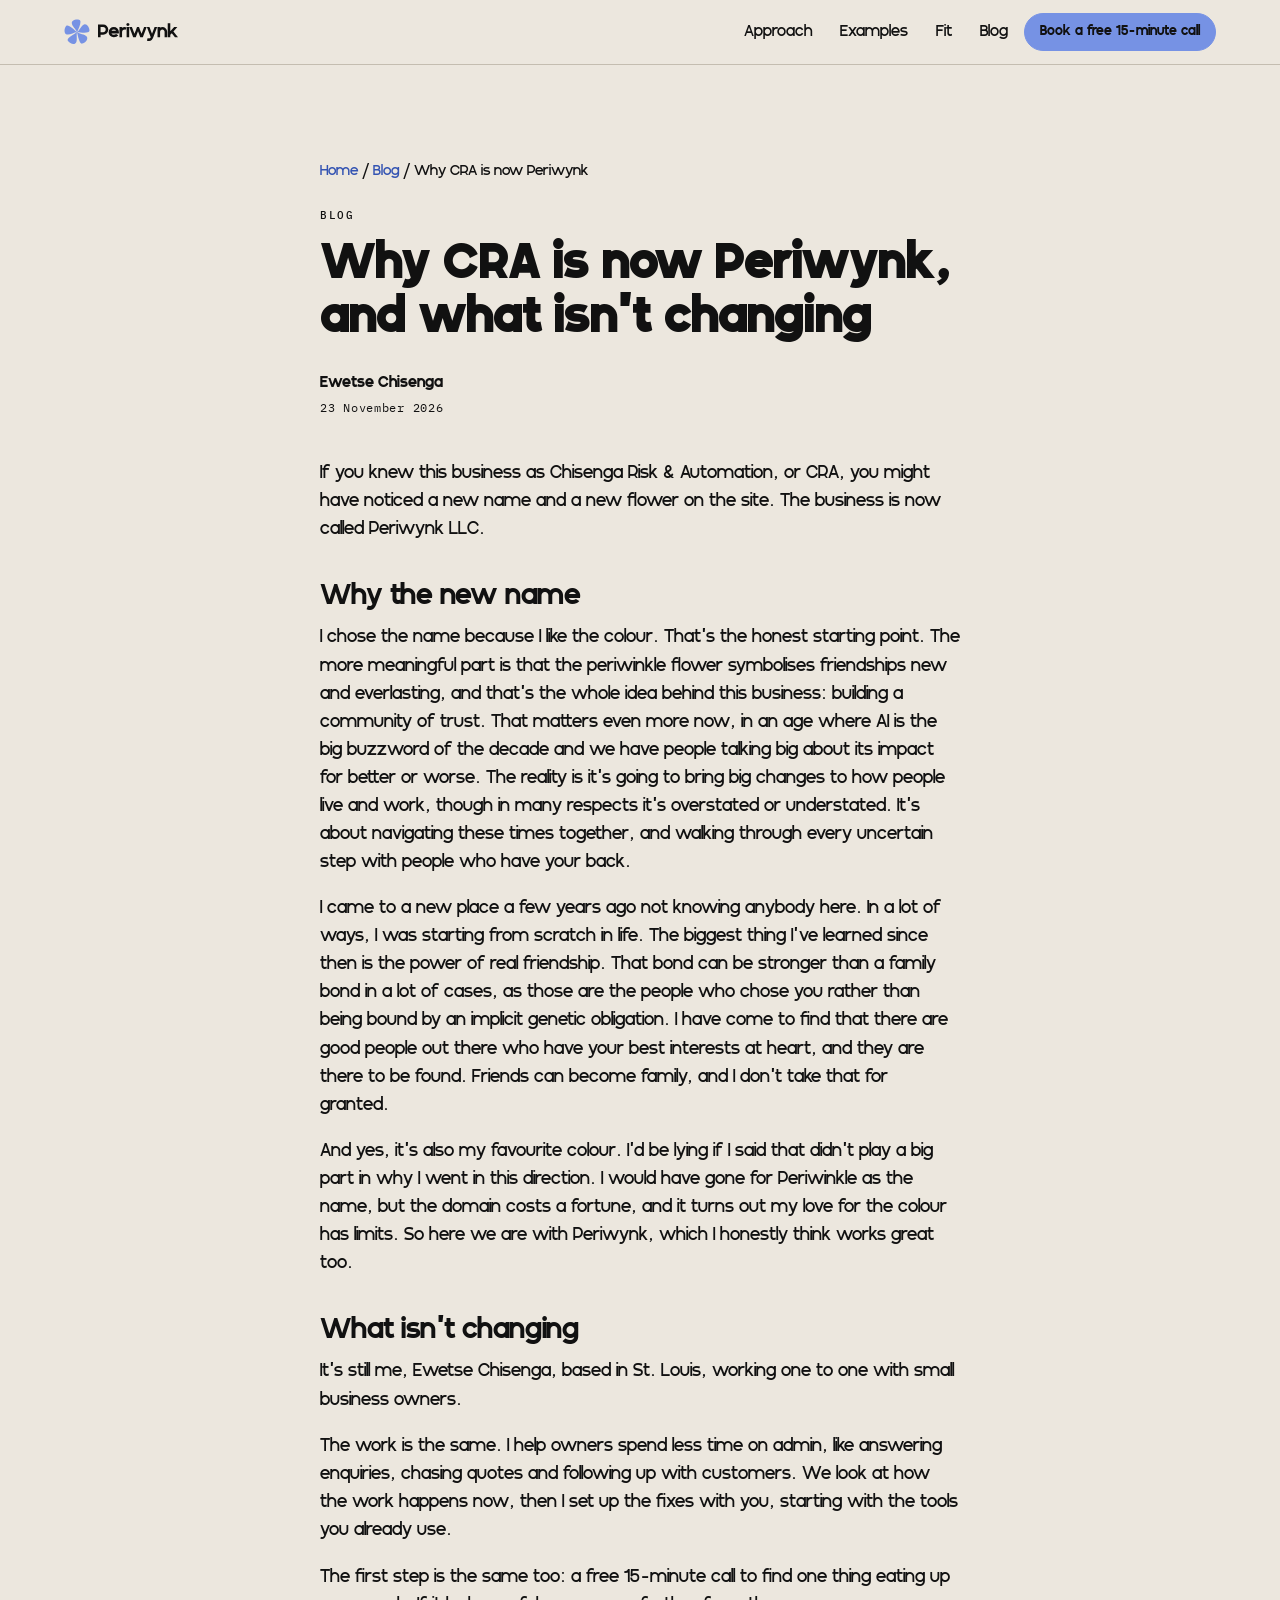
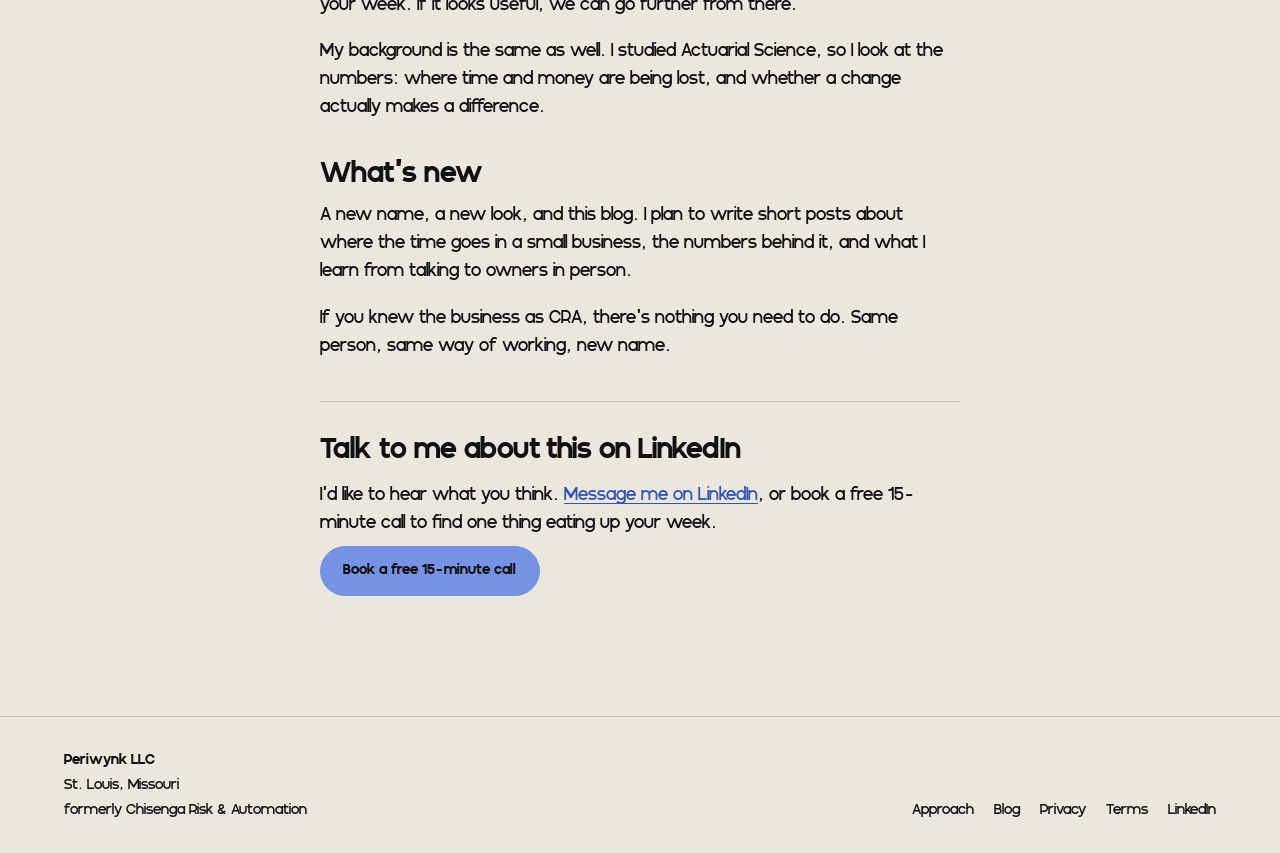
<file: blog/why-cra-is-now-periwynk/index.html>
<!DOCTYPE html>
<html lang="en-GB">
<head>
  <meta charset="UTF-8">
  <meta name="viewport" content="width=device-width, initial-scale=1.0">
  <script>document.documentElement.classList.add("js");</script>
  <title>Why CRA is now Periwynk, and what isn’t changing | Periwynk</title>
  <meta name="description" content="Chisenga Risk &amp; Automation is now Periwynk LLC. Same person, same way of working, same free 15-minute call.">
  <meta name="author" content="Ewetse Chisenga">
  <meta name="robots" content="index, follow">
  <link rel="canonical" href="https://periwynk.com/blog/why-cra-is-now-periwynk/">
  <link rel="icon" href="/favicon.ico" sizes="48x48">
  <link rel="icon" href="/favicon.svg" type="image/svg+xml">
  <link rel="icon" href="/favicon-32.png" type="image/png" sizes="32x32">
  <link rel="icon" href="/favicon-16.png" type="image/png" sizes="16x16">
  <link rel="apple-touch-icon" href="/apple-touch-icon.png">
  <link rel="manifest" href="/site.webmanifest">
  <meta name="theme-color" content="#ece7de">
  <link rel="alternate" type="application/rss+xml" title="Periwynk blog" href="/blog/rss.xml">
  <meta property="og:type" content="article">
  <meta property="og:site_name" content="Periwynk">
  <meta property="og:title" content="Why CRA is now Periwynk, and what isn’t changing | Periwynk">
  <meta property="og:description" content="Chisenga Risk &amp; Automation is now Periwynk LLC. Same person, same way of working, same free 15-minute call.">
  <meta property="og:url" content="https://periwynk.com/blog/why-cra-is-now-periwynk/">
  <meta property="og:image" content="https://periwynk.com/assets/og/periwynk-launch-blue-1200.png">
  <meta property="og:image:width" content="1200">
  <meta property="og:image:height" content="1200">
  <meta property="og:image:alt" content="The Periwynk flower mark and wordmark">
  <meta property="og:locale" content="en_GB">
  <meta name="twitter:card" content="summary_large_image">
  <meta name="twitter:title" content="Why CRA is now Periwynk, and what isn’t changing | Periwynk">
  <meta name="twitter:description" content="Chisenga Risk &amp; Automation is now Periwynk LLC. Same person, same way of working, same free 15-minute call.">
  <meta name="twitter:image" content="https://periwynk.com/assets/og/periwynk-launch-blue-1200.png">
  <meta name="twitter:image:alt" content="The Periwynk flower mark and wordmark">
  <meta property="article:published_time" content="2026-11-23">
  <meta property="article:author" content="Ewetse Chisenga">
  <link rel="preconnect" href="https://fonts.googleapis.com">
  <link rel="preconnect" href="https://fonts.gstatic.com" crossorigin>
  <link href="https://fonts.googleapis.com/css2?family=IBM+Plex+Mono:wght@400;500&amp;display=swap" rel="stylesheet">
  <link rel="stylesheet" href="/styles.css">

  <script type="application/ld+json">
{
  "@context": "https://schema.org",
  "@graph": [
    {
      "@type": "Organization",
      "@id": "https://periwynk.com/#organization",
      "name": "Periwynk LLC",
      "alternateName": "Chisenga Risk & Automation",
      "url": "https://periwynk.com/",
      "logo": "https://periwynk.com/icon-512.png",
      "image": "https://periwynk.com/assets/og/periwynk-launch-blue-1200.png",
      "founder": {
        "@id": "https://periwynk.com/#ewetse"
      },
      "sameAs": [
        "https://www.linkedin.com/in/ewetsechisenga/"
      ],
      "address": {
        "@type": "PostalAddress",
        "addressLocality": "St. Louis",
        "addressRegion": "MO",
        "addressCountry": "US"
      }
    },
    {
      "@type": "Person",
      "@id": "https://periwynk.com/#ewetse",
      "name": "Ewetse Chisenga",
      "url": "https://www.linkedin.com/in/ewetsechisenga/",
      "sameAs": [
        "https://www.linkedin.com/in/ewetsechisenga/"
      ],
      "jobTitle": "Founder",
      "worksFor": {
        "@id": "https://periwynk.com/#organization"
      }
    },
    {
      "@type": "ProfessionalService",
      "@id": "https://periwynk.com/#business",
      "name": "Periwynk LLC",
      "alternateName": "Chisenga Risk & Automation",
      "url": "https://periwynk.com/",
      "logo": "https://periwynk.com/icon-512.png",
      "image": "https://periwynk.com/assets/og/periwynk-launch-blue-1200.png",
      "description": "Helping owners of small service businesses spend less time on admin, like answering enquiries, chasing quotes and following up with customers.",
      "founder": {
        "@id": "https://periwynk.com/#ewetse"
      },
      "areaServed": "United States",
      "address": {
        "@type": "PostalAddress",
        "addressLocality": "St. Louis",
        "addressRegion": "MO",
        "addressCountry": "US"
      },
      "sameAs": [
        "https://www.linkedin.com/in/ewetsechisenga/"
      ],
      "serviceType": [
        "Workflow mapping",
        "Process automation",
        "Operational systems",
        "Data analysis",
        "Business process analysis"
      ],
      "parentOrganization": {
        "@id": "https://periwynk.com/#organization"
      }
    },
    {
      "@type": "WebSite",
      "@id": "https://periwynk.com/#website",
      "name": "Periwynk",
      "url": "https://periwynk.com/",
      "inLanguage": "en-GB",
      "publisher": {
        "@id": "https://periwynk.com/#organization"
      },
      "description": "I help owners of small service businesses spend less time on admin, like answering enquiries, chasing quotes and following up with customers."
    },
    {
      "@type": "BreadcrumbList",
      "@id": "https://periwynk.com/blog/why-cra-is-now-periwynk/#breadcrumb",
      "itemListElement": [
        {
          "@type": "ListItem",
          "position": 1,
          "name": "Home",
          "item": "https://periwynk.com/"
        },
        {
          "@type": "ListItem",
          "position": 2,
          "name": "Blog",
          "item": "https://periwynk.com/blog/"
        },
        {
          "@type": "ListItem",
          "position": 3,
          "name": "Why CRA is now Periwynk",
          "item": "https://periwynk.com/blog/why-cra-is-now-periwynk/"
        }
      ]
    },
    {
      "@type": "BlogPosting",
      "@id": "https://periwynk.com/blog/why-cra-is-now-periwynk/#post",
      "mainEntityOfPage": {
        "@type": "WebPage",
        "@id": "https://periwynk.com/blog/why-cra-is-now-periwynk/"
      },
      "headline": "Why CRA is now Periwynk, and what isn’t changing",
      "description": "Chisenga Risk & Automation is now Periwynk LLC. Same person, same way of working, same free 15-minute call.",
      "datePublished": "2026-11-23",
      "dateModified": "2026-11-23",
      "inLanguage": "en-GB",
      "image": "https://periwynk.com/assets/og/periwynk-launch-blue-1200.png",
      "author": {
        "@id": "https://periwynk.com/#ewetse"
      },
      "publisher": {
        "@id": "https://periwynk.com/#organization"
      },
      "url": "https://periwynk.com/blog/why-cra-is-now-periwynk/",
      "isPartOf": {
        "@id": "https://periwynk.com/blog/#blog"
      }
    }
  ]
}
  </script>
</head>
<body>

  <header>
    <nav class="nav" aria-label="Primary">
      <div class="wrap nav-inner">
        <a href="/" class="logo" aria-label="Periwynk home">
          <img class="logo-mark" src="/assets/brand/periwynk-mark-a-blue.svg" alt="" width="26" height="26">
          <img class="logo-word" src="/assets/brand/periwynk-wordmark-blue-on-cream.svg" alt="Periwynk" width="79" height="18">
        </a>
        <ul class="nav-links">
          <li><a href="/approach/">Approach</a></li>
          <li><a href="/#examples">Examples</a></li>
          <li><a href="/#fit">Fit</a></li>
          <li><a href="/blog/" aria-current="page">Blog</a></li>
        </ul>
        <a href="https://cal.com/ewetse/intro" class="btn btn-nav" target="_blank" rel="noopener noreferrer">Book a free 15-minute call</a>
        <button class="nav-toggle" id="navToggle" type="button" aria-expanded="false" aria-controls="navDrawer" aria-label="Open menu">
          <span></span><span></span>
        </button>
      </div>
    </nav>
    <div class="nav-drawer" id="navDrawer">
      <a href="/approach/">Approach</a>
      <a href="/#examples">Examples</a>
      <a href="/#fit">Fit</a>
      <a href="/blog/" aria-current="page">Blog</a>
      <a href="https://cal.com/ewetse/intro" target="_blank" rel="noopener noreferrer">Book a free 15-minute call</a>
    </div>
  </header>

  <main>
    <article class="section page-top">
      <div class="wrap narrow">
        <nav class="crumbs" aria-label="Breadcrumb">
          <a href="/">Home</a> <span aria-hidden="true">/</span> <a href="/blog/">Blog</a> <span aria-hidden="true">/</span> <span aria-current="page">Why CRA is now Periwynk</span>
        </nav>
        <header class="post-header">
          <p class="label"><a href="/blog/">BLOG</a></p>
          <h1>Why CRA is now Periwynk, and what isn’t changing</h1>
          <div class="byline">
            <p><span class="byline-name">Ewetse Chisenga</span><br><span class="post-meta"><time datetime="2026-11-23">23 November 2026</time></span></p>
          </div>
        </header>
        <div class="prose">
          <p>If you knew this business as Chisenga Risk &amp; Automation, or CRA, you might have noticed a new name and a new flower on the site. The business is now called Periwynk LLC.</p>

          <h2>Why the new name</h2>
          <p>I chose the name because I like the colour. That’s the honest starting point. The more meaningful part is that the periwinkle flower symbolises friendships new and everlasting, and that’s the whole idea behind this business: building a community of trust. That matters even more now, in an age where AI is the big buzzword of the decade and we have people talking big about its impact for better or worse. The reality is it’s going to bring big changes to how people live and work, though in many respects it’s overstated or understated. It’s about navigating these times together, and walking through every uncertain step with people who have your back.</p>
          <p>I came to a new place a few years ago not knowing anybody here. In a lot of ways, I was starting from scratch in life. The biggest thing I’ve learned since then is the power of real friendship. That bond can be stronger than a family bond in a lot of cases, as those are the people who chose you rather than being bound by an implicit genetic obligation. I have come to find that there are good people out there who have your best interests at heart, and they are there to be found. Friends can become family, and I don’t take that for granted.</p>
          <p>And yes, it’s also my favourite colour. I’d be lying if I said that didn’t play a big part in why I went in this direction. I would have gone for Periwinkle as the name, but the domain costs a fortune, and it turns out my love for the colour has limits. So here we are with Periwynk, which I honestly think works great too.</p>

          <h2>What isn’t changing</h2>
          <p>It’s still me, Ewetse Chisenga, based in St. Louis, working one to one with small business owners.</p>
          <p>The work is the same. I help owners spend less time on admin, like answering enquiries, chasing quotes and following up with customers. We look at how the work happens now, then I set up the fixes with you, starting with the tools you already use.</p>
          <p>The first step is the same too: a free 15-minute call to find one thing eating up your week. If it looks useful, we can go further from there.</p>
          <p>My background is the same as well. I studied Actuarial Science, so I look at the numbers: where time and money are being lost, and whether a change actually makes a difference.</p>

          <h2>What’s new</h2>
          <p>A new name, a new look, and this blog. I plan to write short posts about where the time goes in a small business, the numbers behind it, and what I learn from talking to owners in person.</p>
          <p>If you knew the business as CRA, there’s nothing you need to do. Same person, same way of working, new name.</p>
        </div>
        <footer class="post-end">
          <h2>Talk to me about this on LinkedIn</h2>
          <p>I’d like to hear what you think. <a class="text-link" href="https://www.linkedin.com/in/ewetsechisenga/" target="_blank" rel="noopener noreferrer">Message me on LinkedIn</a>, or book a free 15-minute call to find one thing eating up your week.</p>
          <a href="https://cal.com/ewetse/intro" class="btn" target="_blank" rel="noopener noreferrer">Book a free 15-minute call</a>
        </footer>
      </div>
    </article>
  </main>

  <footer class="footer">
    <div class="wrap footer-inner">
      <div class="footer-brand">
        <p><strong>Periwynk LLC</strong></p>
        <p>St. Louis, Missouri</p>
        <p>formerly Chisenga Risk &amp; Automation</p>
      </div>
      <p class="footer-links">
        <a href="/approach/">Approach</a>
        <a href="/blog/">Blog</a>
        <a href="/privacy.html">Privacy</a>
        <a href="/terms.html">Terms</a>
        <a href="https://www.linkedin.com/in/ewetsechisenga/" target="_blank" rel="noopener noreferrer">LinkedIn</a>
      </p>
    </div>
  </footer>

  <script src="/assets/site.js"></script>
</body>
</html>
</file>
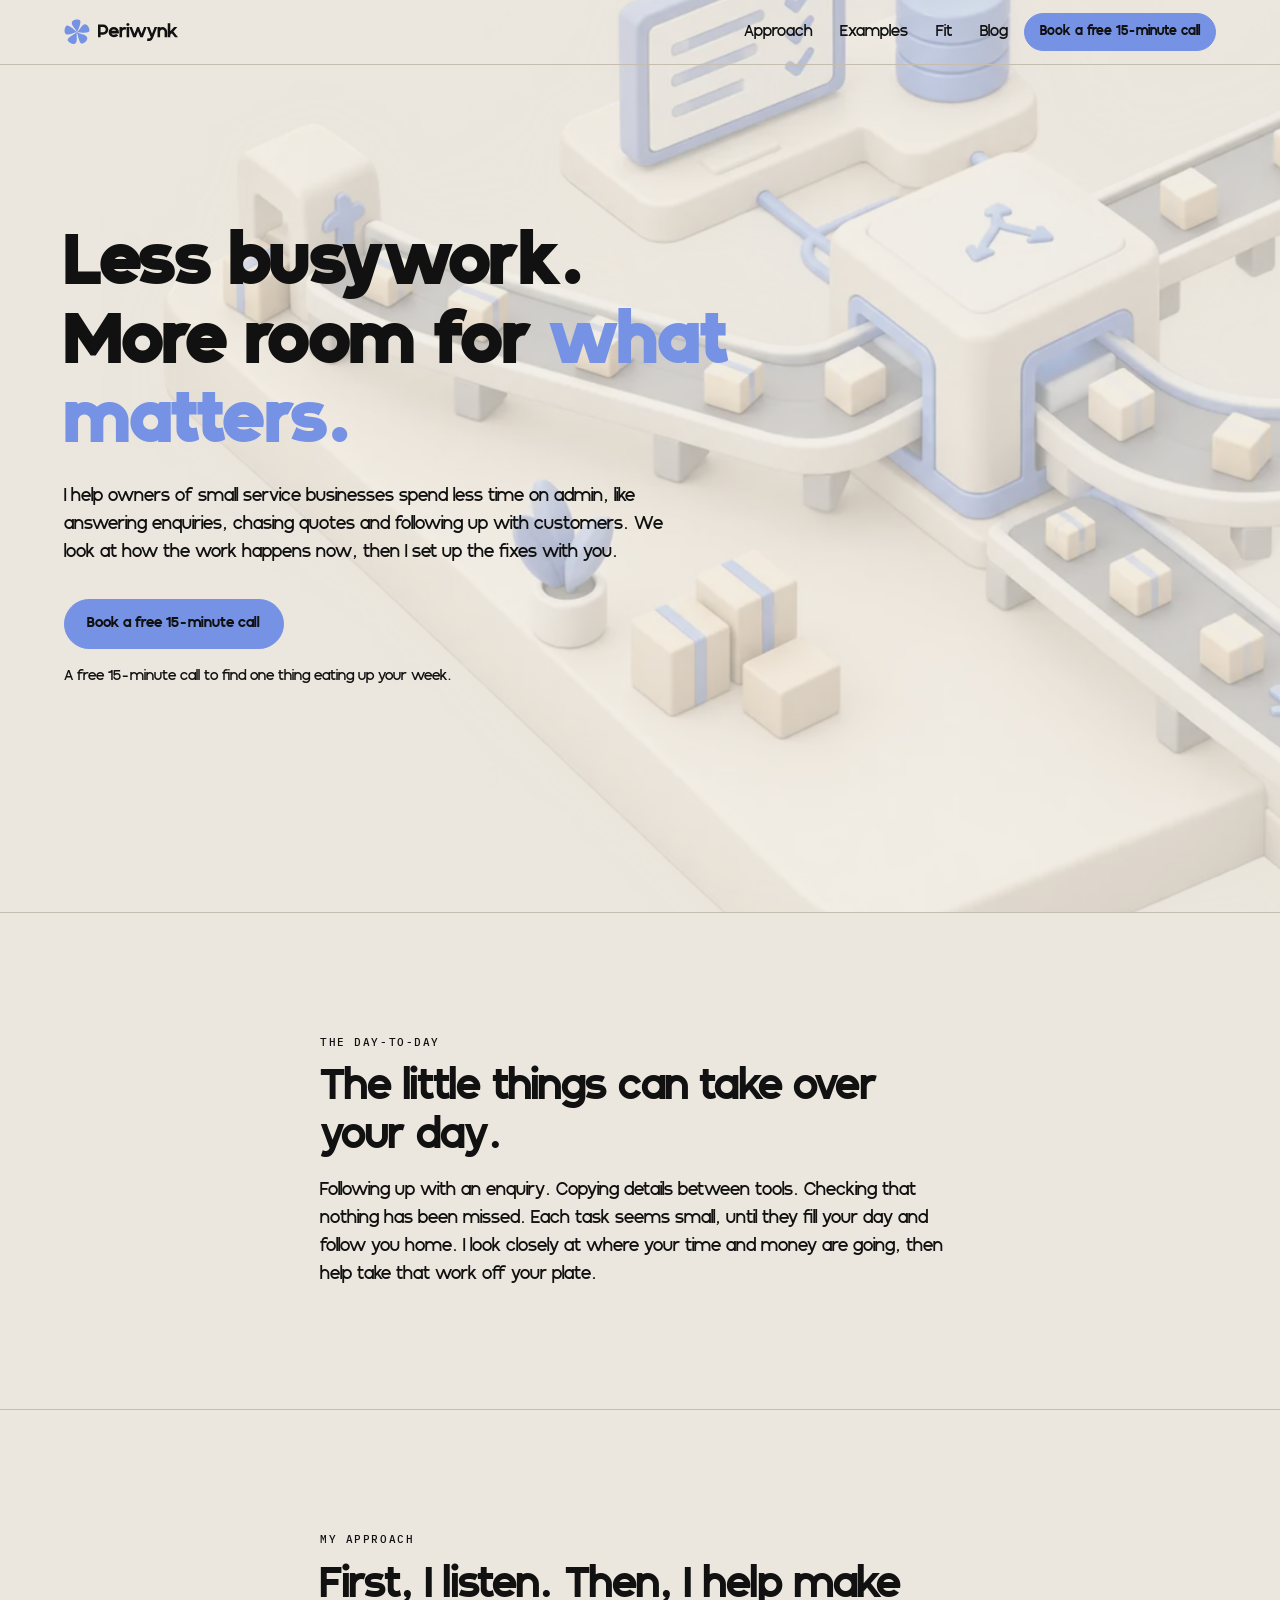
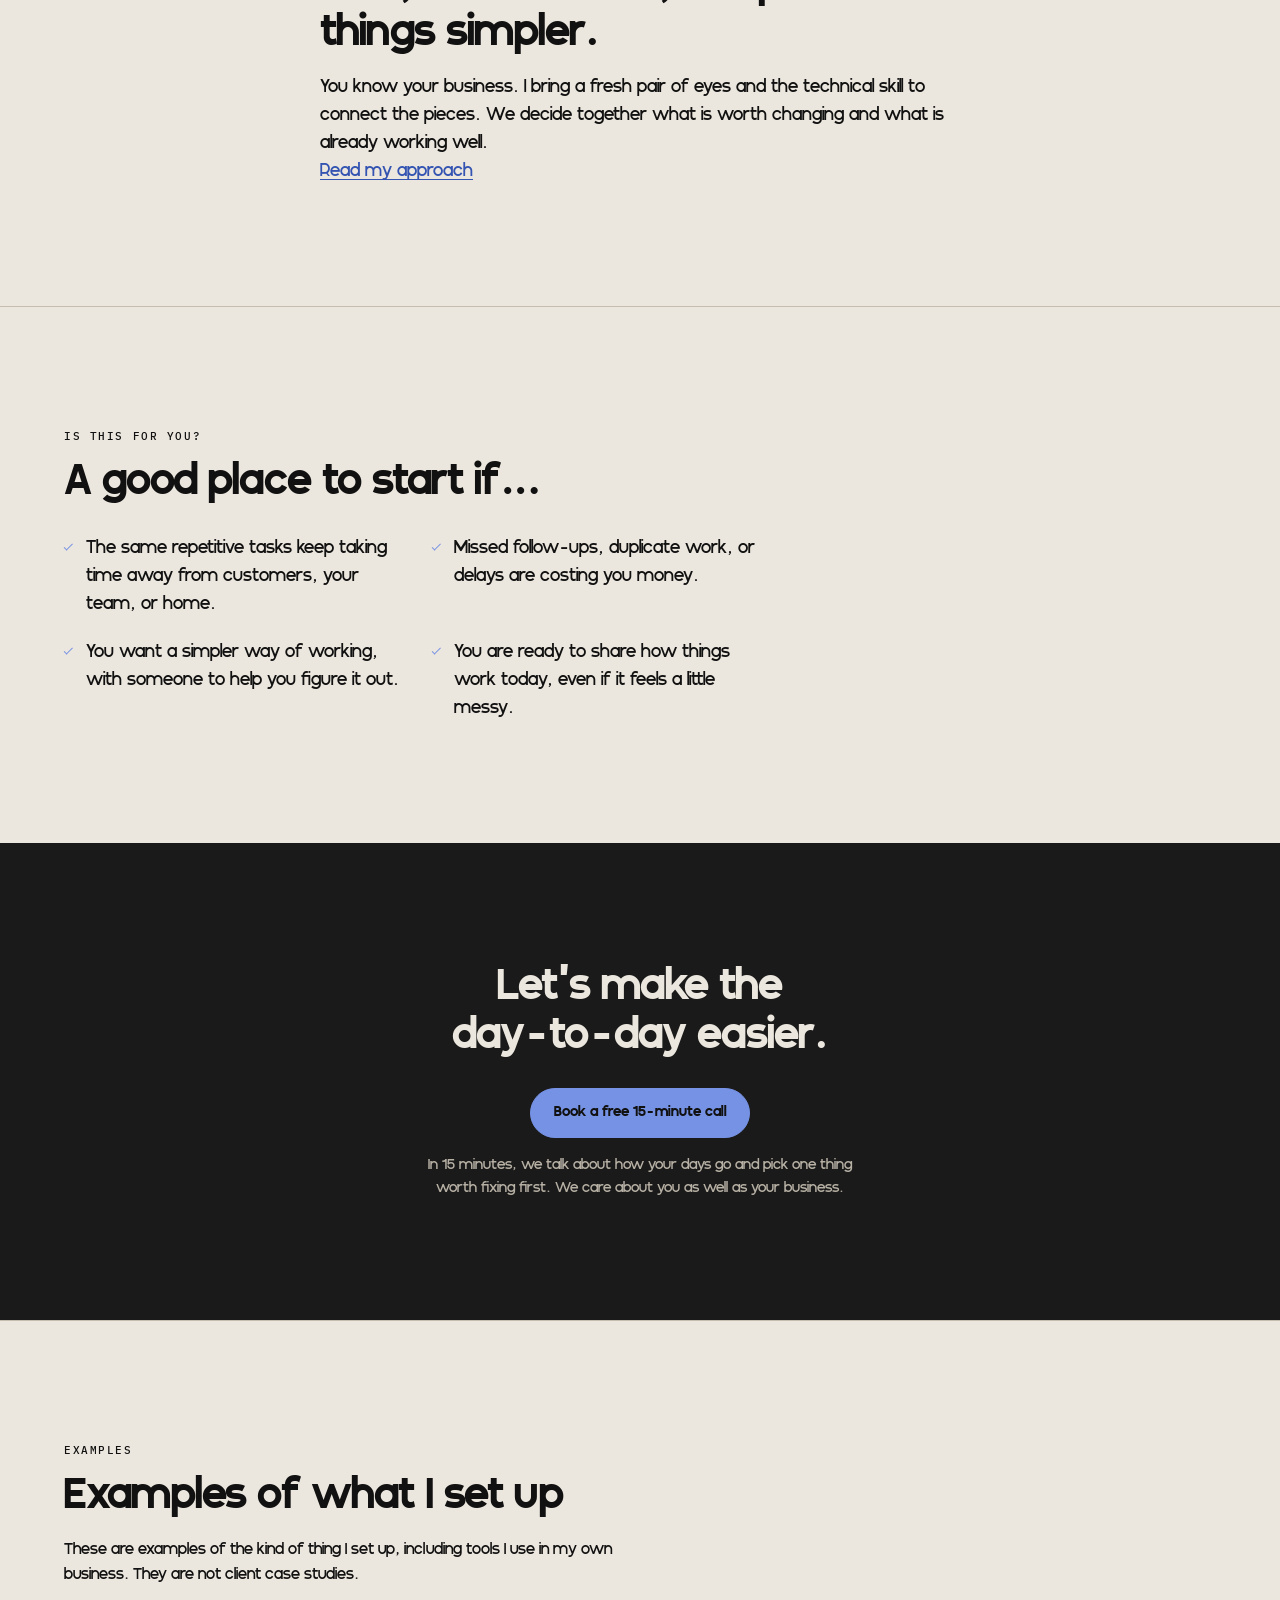
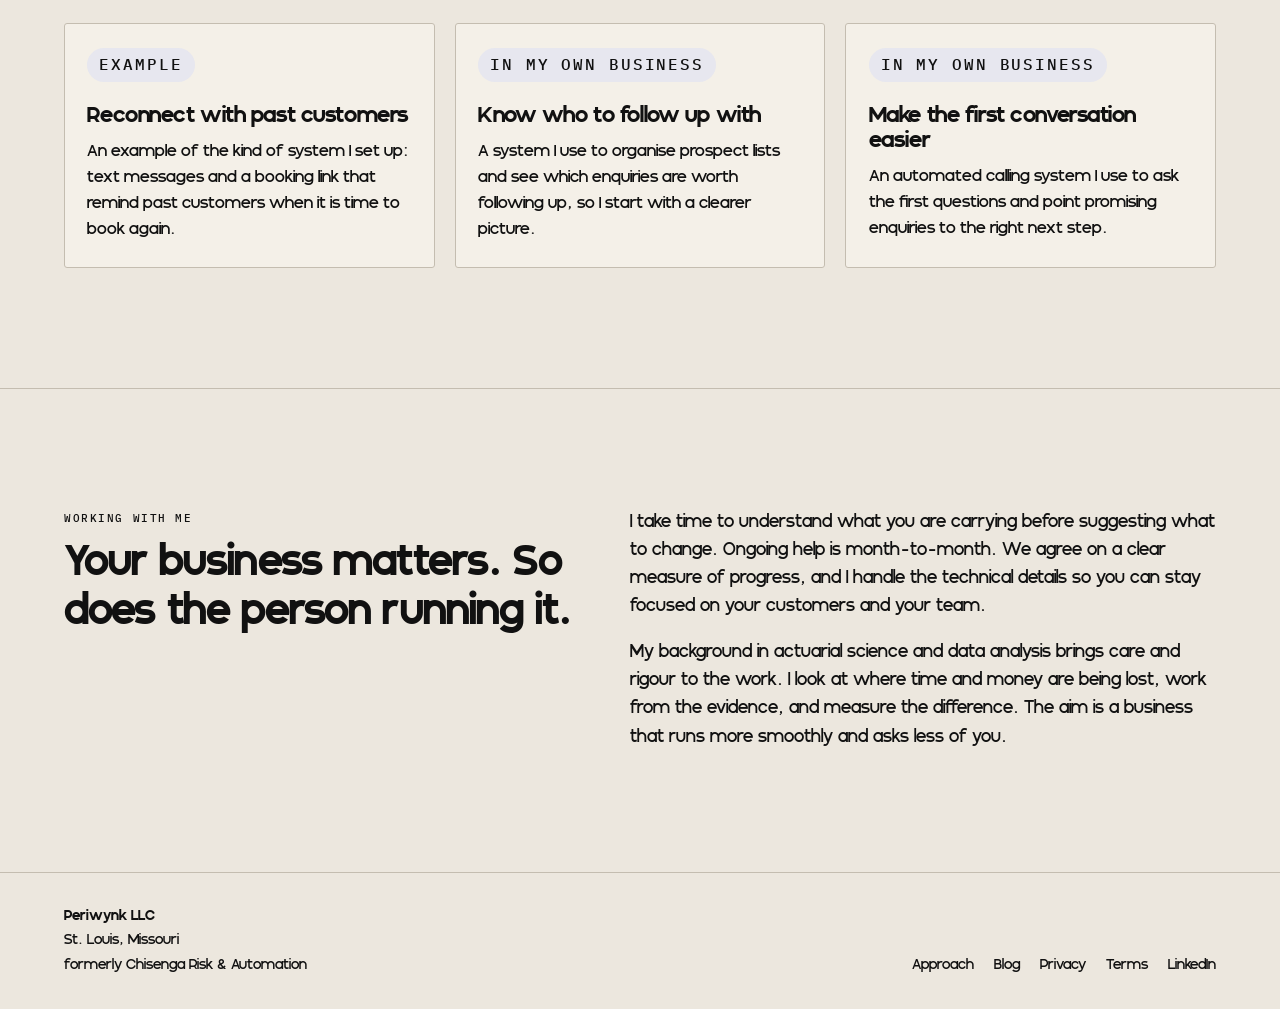
<file: how-it-works.html>
<!DOCTYPE html>
<html lang="en">
<head>
  <meta charset="UTF-8">
  <title>Redirecting to the homepage</title>
  <meta name="robots" content="noindex">
  <!-- This page was removed. GitHub Pages has no server redirects, so this stub sends visitors to the homepage. -->
  <link rel="canonical" href="https://periwynk.com/">
  <meta http-equiv="refresh" content="0; url=/">
  <script>window.location.replace("/");</script>
</head>
<body>
  <p>This page has moved. <a href="/">Go to the homepage</a>.</p>
</body>
</html>
</file>
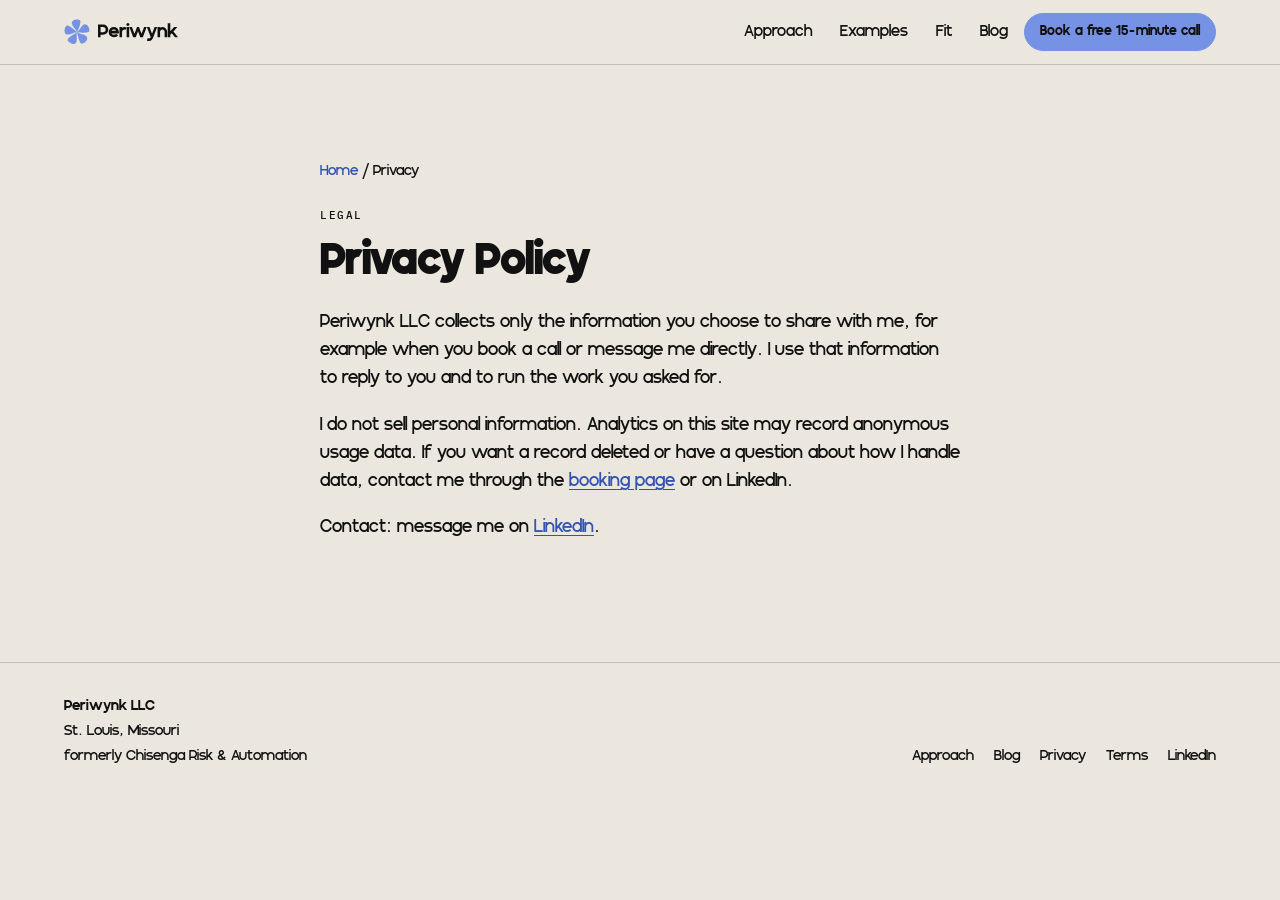
<file: privacy.html>
<!DOCTYPE html>
<html lang="en-GB">
<head>
  <meta charset="UTF-8">
  <meta name="viewport" content="width=device-width, initial-scale=1.0">
  <script>document.documentElement.classList.add("js");</script>
  <title>Privacy Policy | Periwynk</title>
  <meta name="description" content="How Periwynk LLC handles the information you share.">
  <meta name="author" content="Ewetse Chisenga">
  <meta name="robots" content="index, follow">
  <link rel="canonical" href="https://periwynk.com/privacy.html">
  <link rel="icon" href="/favicon.ico" sizes="48x48">
  <link rel="icon" href="/favicon.svg" type="image/svg+xml">
  <link rel="icon" href="/favicon-32.png" type="image/png" sizes="32x32">
  <link rel="icon" href="/favicon-16.png" type="image/png" sizes="16x16">
  <link rel="apple-touch-icon" href="/apple-touch-icon.png">
  <link rel="manifest" href="/site.webmanifest">
  <meta name="theme-color" content="#ece7de">
  <link rel="alternate" type="application/rss+xml" title="Periwynk blog" href="/blog/rss.xml">
  <meta property="og:type" content="website">
  <meta property="og:site_name" content="Periwynk">
  <meta property="og:title" content="Privacy Policy | Periwynk">
  <meta property="og:description" content="How Periwynk LLC handles the information you share.">
  <meta property="og:url" content="https://periwynk.com/privacy.html">
  <meta property="og:image" content="https://periwynk.com/assets/og/periwynk-launch-blue-1200.png">
  <meta property="og:image:width" content="1200">
  <meta property="og:image:height" content="1200">
  <meta property="og:image:alt" content="The Periwynk flower mark and wordmark">
  <meta property="og:locale" content="en_GB">
  <meta name="twitter:card" content="summary_large_image">
  <meta name="twitter:title" content="Privacy Policy | Periwynk">
  <meta name="twitter:description" content="How Periwynk LLC handles the information you share.">
  <meta name="twitter:image" content="https://periwynk.com/assets/og/periwynk-launch-blue-1200.png">
  <meta name="twitter:image:alt" content="The Periwynk flower mark and wordmark">
  <link rel="preconnect" href="https://fonts.googleapis.com">
  <link rel="preconnect" href="https://fonts.gstatic.com" crossorigin>
  <link href="https://fonts.googleapis.com/css2?family=IBM+Plex+Mono:wght@400;500&amp;display=swap" rel="stylesheet">
  <link rel="stylesheet" href="/styles.css">

  <script type="application/ld+json">
{
  "@context": "https://schema.org",
  "@graph": [
    {
      "@type": "Organization",
      "@id": "https://periwynk.com/#organization",
      "name": "Periwynk LLC",
      "alternateName": "Chisenga Risk & Automation",
      "url": "https://periwynk.com/",
      "logo": "https://periwynk.com/icon-512.png",
      "image": "https://periwynk.com/assets/og/periwynk-launch-blue-1200.png",
      "founder": {
        "@id": "https://periwynk.com/#ewetse"
      },
      "sameAs": [
        "https://www.linkedin.com/in/ewetsechisenga/"
      ],
      "address": {
        "@type": "PostalAddress",
        "addressLocality": "St. Louis",
        "addressRegion": "MO",
        "addressCountry": "US"
      }
    },
    {
      "@type": "Person",
      "@id": "https://periwynk.com/#ewetse",
      "name": "Ewetse Chisenga",
      "url": "https://www.linkedin.com/in/ewetsechisenga/",
      "sameAs": [
        "https://www.linkedin.com/in/ewetsechisenga/"
      ],
      "jobTitle": "Founder",
      "worksFor": {
        "@id": "https://periwynk.com/#organization"
      }
    },
    {
      "@type": "ProfessionalService",
      "@id": "https://periwynk.com/#business",
      "name": "Periwynk LLC",
      "alternateName": "Chisenga Risk & Automation",
      "url": "https://periwynk.com/",
      "logo": "https://periwynk.com/icon-512.png",
      "image": "https://periwynk.com/assets/og/periwynk-launch-blue-1200.png",
      "description": "Helping owners of small service businesses spend less time on admin, like answering enquiries, chasing quotes and following up with customers.",
      "founder": {
        "@id": "https://periwynk.com/#ewetse"
      },
      "areaServed": "United States",
      "address": {
        "@type": "PostalAddress",
        "addressLocality": "St. Louis",
        "addressRegion": "MO",
        "addressCountry": "US"
      },
      "sameAs": [
        "https://www.linkedin.com/in/ewetsechisenga/"
      ],
      "serviceType": [
        "Workflow mapping",
        "Process automation",
        "Operational systems",
        "Data analysis",
        "Business process analysis"
      ],
      "parentOrganization": {
        "@id": "https://periwynk.com/#organization"
      }
    },
    {
      "@type": "WebSite",
      "@id": "https://periwynk.com/#website",
      "name": "Periwynk",
      "url": "https://periwynk.com/",
      "inLanguage": "en-GB",
      "publisher": {
        "@id": "https://periwynk.com/#organization"
      },
      "description": "I help owners of small service businesses spend less time on admin, like answering enquiries, chasing quotes and following up with customers."
    },
    {
      "@type": "BreadcrumbList",
      "@id": "https://periwynk.com/privacy.html#breadcrumb",
      "itemListElement": [
        {
          "@type": "ListItem",
          "position": 1,
          "name": "Home",
          "item": "https://periwynk.com/"
        },
        {
          "@type": "ListItem",
          "position": 2,
          "name": "Privacy",
          "item": "https://periwynk.com/privacy.html"
        }
      ]
    },
    {
      "@type": "WebPage",
      "@id": "https://periwynk.com/privacy.html#webpage",
      "url": "https://periwynk.com/privacy.html",
      "name": "Privacy",
      "isPartOf": {
        "@id": "https://periwynk.com/#website"
      },
      "inLanguage": "en-GB"
    }
  ]
}
  </script>
</head>
<body>

  <header>
    <nav class="nav" aria-label="Primary">
      <div class="wrap nav-inner">
        <a href="/" class="logo" aria-label="Periwynk home">
          <img class="logo-mark" src="/assets/brand/periwynk-mark-a-blue.svg" alt="" width="26" height="26">
          <img class="logo-word" src="/assets/brand/periwynk-wordmark-blue-on-cream.svg" alt="Periwynk" width="79" height="18">
        </a>
        <ul class="nav-links">
          <li><a href="/approach/">Approach</a></li>
          <li><a href="/#examples">Examples</a></li>
          <li><a href="/#fit">Fit</a></li>
          <li><a href="/blog/">Blog</a></li>
        </ul>
        <a href="https://cal.com/ewetse/intro" class="btn btn-nav" target="_blank" rel="noopener noreferrer">Book a free 15-minute call</a>
        <button class="nav-toggle" id="navToggle" type="button" aria-expanded="false" aria-controls="navDrawer" aria-label="Open menu">
          <span></span><span></span>
        </button>
      </div>
    </nav>
    <div class="nav-drawer" id="navDrawer">
      <a href="/approach/">Approach</a>
      <a href="/#examples">Examples</a>
      <a href="/#fit">Fit</a>
      <a href="/blog/">Blog</a>
      <a href="https://cal.com/ewetse/intro" target="_blank" rel="noopener noreferrer">Book a free 15-minute call</a>
    </div>
  </header>

  <main>
    <section class="section page-top">
      <div class="wrap narrow legal">
        <nav class="crumbs" aria-label="Breadcrumb">
          <a href="/">Home</a> <span aria-hidden="true">/</span> <span aria-current="page">Privacy</span>
        </nav>
        <p class="label">LEGAL</p>
        <h1>Privacy Policy</h1>
        <p>Periwynk LLC collects only the information you choose to share with me, for example when you book a call or message me directly. I use that information to reply to you and to run the work you asked for.</p>
        <p>I do not sell personal information. Analytics on this site may record anonymous usage data. If you want a record deleted or have a question about how I handle data, contact me through the <a class="text-link" href="https://cal.com/ewetse/intro" target="_blank" rel="noopener noreferrer">booking page</a> or on LinkedIn.</p>
        <!-- TODO: add a contact email address here (for example hello@periwynk.com) once the business inbox exists. No email is published for now. -->
        <p>Contact: message me on <a class="text-link" href="https://www.linkedin.com/in/ewetsechisenga/" target="_blank" rel="noopener noreferrer">LinkedIn</a>.</p>
      </div>
    </section>
  </main>

  <footer class="footer">
    <div class="wrap footer-inner">
      <div class="footer-brand">
        <p><strong>Periwynk LLC</strong></p>
        <p>St. Louis, Missouri</p>
        <p>formerly Chisenga Risk &amp; Automation</p>
      </div>
      <p class="footer-links">
        <a href="/approach/">Approach</a>
        <a href="/blog/">Blog</a>
        <a href="/privacy.html">Privacy</a>
        <a href="/terms.html">Terms</a>
        <a href="https://www.linkedin.com/in/ewetsechisenga/" target="_blank" rel="noopener noreferrer">LinkedIn</a>
      </p>
    </div>
  </footer>

  <script src="/assets/site.js"></script>
</body>
</html>
</file>
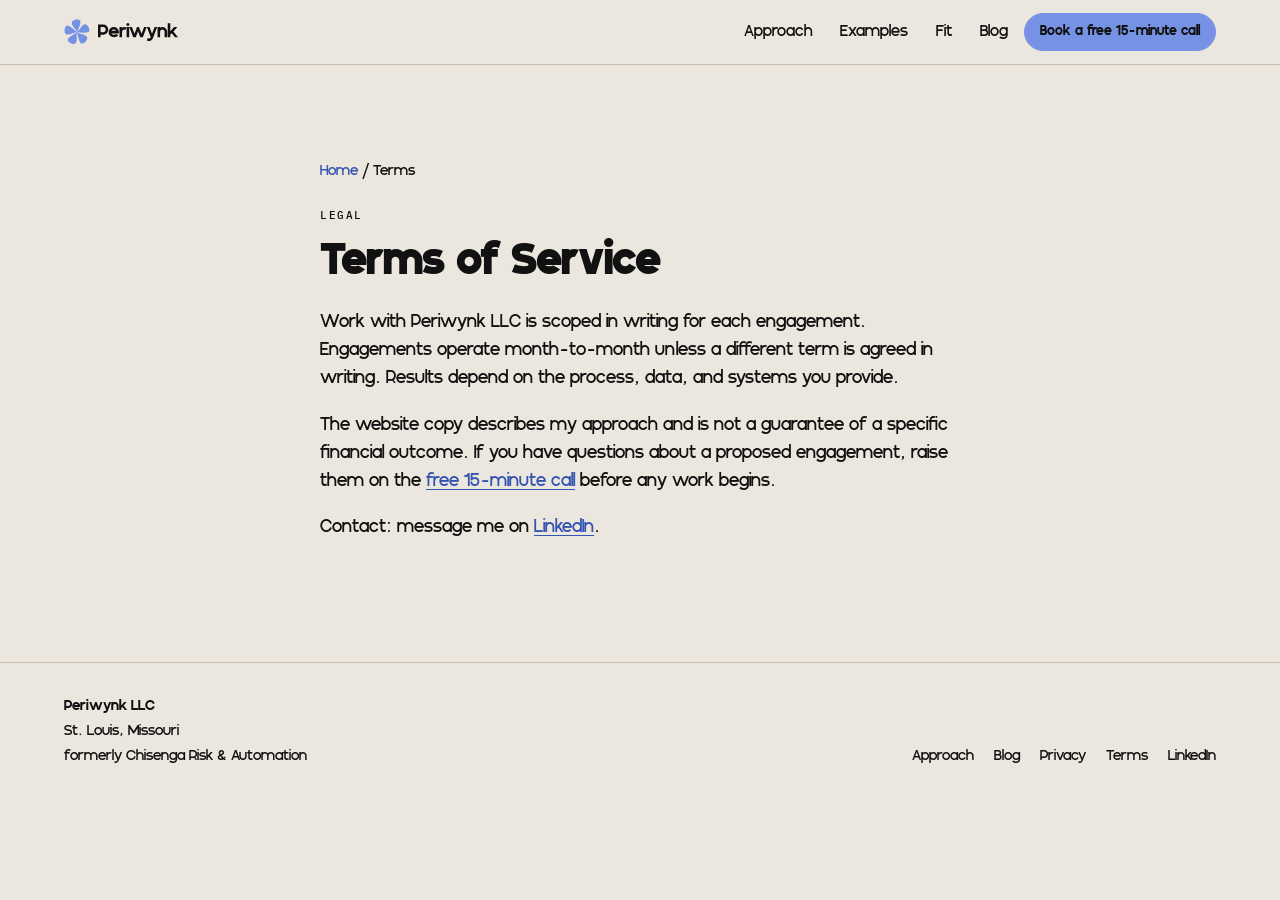
<file: terms.html>
<!DOCTYPE html>
<html lang="en-GB">
<head>
  <meta charset="UTF-8">
  <meta name="viewport" content="width=device-width, initial-scale=1.0">
  <script>document.documentElement.classList.add("js");</script>
  <title>Terms of Service | Periwynk</title>
  <meta name="description" content="Terms for working with Periwynk LLC.">
  <meta name="author" content="Ewetse Chisenga">
  <meta name="robots" content="index, follow">
  <link rel="canonical" href="https://periwynk.com/terms.html">
  <link rel="icon" href="/favicon.ico" sizes="48x48">
  <link rel="icon" href="/favicon.svg" type="image/svg+xml">
  <link rel="icon" href="/favicon-32.png" type="image/png" sizes="32x32">
  <link rel="icon" href="/favicon-16.png" type="image/png" sizes="16x16">
  <link rel="apple-touch-icon" href="/apple-touch-icon.png">
  <link rel="manifest" href="/site.webmanifest">
  <meta name="theme-color" content="#ece7de">
  <link rel="alternate" type="application/rss+xml" title="Periwynk blog" href="/blog/rss.xml">
  <meta property="og:type" content="website">
  <meta property="og:site_name" content="Periwynk">
  <meta property="og:title" content="Terms of Service | Periwynk">
  <meta property="og:description" content="Terms for working with Periwynk LLC.">
  <meta property="og:url" content="https://periwynk.com/terms.html">
  <meta property="og:image" content="https://periwynk.com/assets/og/periwynk-launch-blue-1200.png">
  <meta property="og:image:width" content="1200">
  <meta property="og:image:height" content="1200">
  <meta property="og:image:alt" content="The Periwynk flower mark and wordmark">
  <meta property="og:locale" content="en_GB">
  <meta name="twitter:card" content="summary_large_image">
  <meta name="twitter:title" content="Terms of Service | Periwynk">
  <meta name="twitter:description" content="Terms for working with Periwynk LLC.">
  <meta name="twitter:image" content="https://periwynk.com/assets/og/periwynk-launch-blue-1200.png">
  <meta name="twitter:image:alt" content="The Periwynk flower mark and wordmark">
  <link rel="preconnect" href="https://fonts.googleapis.com">
  <link rel="preconnect" href="https://fonts.gstatic.com" crossorigin>
  <link href="https://fonts.googleapis.com/css2?family=IBM+Plex+Mono:wght@400;500&amp;display=swap" rel="stylesheet">
  <link rel="stylesheet" href="/styles.css">

  <script type="application/ld+json">
{
  "@context": "https://schema.org",
  "@graph": [
    {
      "@type": "Organization",
      "@id": "https://periwynk.com/#organization",
      "name": "Periwynk LLC",
      "alternateName": "Chisenga Risk & Automation",
      "url": "https://periwynk.com/",
      "logo": "https://periwynk.com/icon-512.png",
      "image": "https://periwynk.com/assets/og/periwynk-launch-blue-1200.png",
      "founder": {
        "@id": "https://periwynk.com/#ewetse"
      },
      "sameAs": [
        "https://www.linkedin.com/in/ewetsechisenga/"
      ],
      "address": {
        "@type": "PostalAddress",
        "addressLocality": "St. Louis",
        "addressRegion": "MO",
        "addressCountry": "US"
      }
    },
    {
      "@type": "Person",
      "@id": "https://periwynk.com/#ewetse",
      "name": "Ewetse Chisenga",
      "url": "https://www.linkedin.com/in/ewetsechisenga/",
      "sameAs": [
        "https://www.linkedin.com/in/ewetsechisenga/"
      ],
      "jobTitle": "Founder",
      "worksFor": {
        "@id": "https://periwynk.com/#organization"
      }
    },
    {
      "@type": "ProfessionalService",
      "@id": "https://periwynk.com/#business",
      "name": "Periwynk LLC",
      "alternateName": "Chisenga Risk & Automation",
      "url": "https://periwynk.com/",
      "logo": "https://periwynk.com/icon-512.png",
      "image": "https://periwynk.com/assets/og/periwynk-launch-blue-1200.png",
      "description": "Helping owners of small service businesses spend less time on admin, like answering enquiries, chasing quotes and following up with customers.",
      "founder": {
        "@id": "https://periwynk.com/#ewetse"
      },
      "areaServed": "United States",
      "address": {
        "@type": "PostalAddress",
        "addressLocality": "St. Louis",
        "addressRegion": "MO",
        "addressCountry": "US"
      },
      "sameAs": [
        "https://www.linkedin.com/in/ewetsechisenga/"
      ],
      "serviceType": [
        "Workflow mapping",
        "Process automation",
        "Operational systems",
        "Data analysis",
        "Business process analysis"
      ],
      "parentOrganization": {
        "@id": "https://periwynk.com/#organization"
      }
    },
    {
      "@type": "WebSite",
      "@id": "https://periwynk.com/#website",
      "name": "Periwynk",
      "url": "https://periwynk.com/",
      "inLanguage": "en-GB",
      "publisher": {
        "@id": "https://periwynk.com/#organization"
      },
      "description": "I help owners of small service businesses spend less time on admin, like answering enquiries, chasing quotes and following up with customers."
    },
    {
      "@type": "BreadcrumbList",
      "@id": "https://periwynk.com/terms.html#breadcrumb",
      "itemListElement": [
        {
          "@type": "ListItem",
          "position": 1,
          "name": "Home",
          "item": "https://periwynk.com/"
        },
        {
          "@type": "ListItem",
          "position": 2,
          "name": "Terms",
          "item": "https://periwynk.com/terms.html"
        }
      ]
    },
    {
      "@type": "WebPage",
      "@id": "https://periwynk.com/terms.html#webpage",
      "url": "https://periwynk.com/terms.html",
      "name": "Terms",
      "isPartOf": {
        "@id": "https://periwynk.com/#website"
      },
      "inLanguage": "en-GB"
    }
  ]
}
  </script>
</head>
<body>

  <header>
    <nav class="nav" aria-label="Primary">
      <div class="wrap nav-inner">
        <a href="/" class="logo" aria-label="Periwynk home">
          <img class="logo-mark" src="/assets/brand/periwynk-mark-a-blue.svg" alt="" width="26" height="26">
          <img class="logo-word" src="/assets/brand/periwynk-wordmark-blue-on-cream.svg" alt="Periwynk" width="79" height="18">
        </a>
        <ul class="nav-links">
          <li><a href="/approach/">Approach</a></li>
          <li><a href="/#examples">Examples</a></li>
          <li><a href="/#fit">Fit</a></li>
          <li><a href="/blog/">Blog</a></li>
        </ul>
        <a href="https://cal.com/ewetse/intro" class="btn btn-nav" target="_blank" rel="noopener noreferrer">Book a free 15-minute call</a>
        <button class="nav-toggle" id="navToggle" type="button" aria-expanded="false" aria-controls="navDrawer" aria-label="Open menu">
          <span></span><span></span>
        </button>
      </div>
    </nav>
    <div class="nav-drawer" id="navDrawer">
      <a href="/approach/">Approach</a>
      <a href="/#examples">Examples</a>
      <a href="/#fit">Fit</a>
      <a href="/blog/">Blog</a>
      <a href="https://cal.com/ewetse/intro" target="_blank" rel="noopener noreferrer">Book a free 15-minute call</a>
    </div>
  </header>

  <main>
    <section class="section page-top">
      <div class="wrap narrow legal">
        <nav class="crumbs" aria-label="Breadcrumb">
          <a href="/">Home</a> <span aria-hidden="true">/</span> <span aria-current="page">Terms</span>
        </nav>
        <p class="label">LEGAL</p>
        <h1>Terms of Service</h1>
        <p>Work with Periwynk LLC is scoped in writing for each engagement. Engagements operate month-to-month unless a different term is agreed in writing. Results depend on the process, data, and systems you provide.</p>
        <p>The website copy describes my approach and is not a guarantee of a specific financial outcome. If you have questions about a proposed engagement, raise them on the <a class="text-link" href="https://cal.com/ewetse/intro" target="_blank" rel="noopener noreferrer">free 15-minute call</a> before any work begins.</p>
        <!-- TODO: add a contact email address here (for example hello@periwynk.com) once the business inbox exists. No email is published for now. -->
        <p>Contact: message me on <a class="text-link" href="https://www.linkedin.com/in/ewetsechisenga/" target="_blank" rel="noopener noreferrer">LinkedIn</a>.</p>
      </div>
    </section>
  </main>

  <footer class="footer">
    <div class="wrap footer-inner">
      <div class="footer-brand">
        <p><strong>Periwynk LLC</strong></p>
        <p>St. Louis, Missouri</p>
        <p>formerly Chisenga Risk &amp; Automation</p>
      </div>
      <p class="footer-links">
        <a href="/approach/">Approach</a>
        <a href="/blog/">Blog</a>
        <a href="/privacy.html">Privacy</a>
        <a href="/terms.html">Terms</a>
        <a href="https://www.linkedin.com/in/ewetsechisenga/" target="_blank" rel="noopener noreferrer">LinkedIn</a>
      </p>
    </div>
  </footer>

  <script src="/assets/site.js"></script>
</body>
</html>
</file>
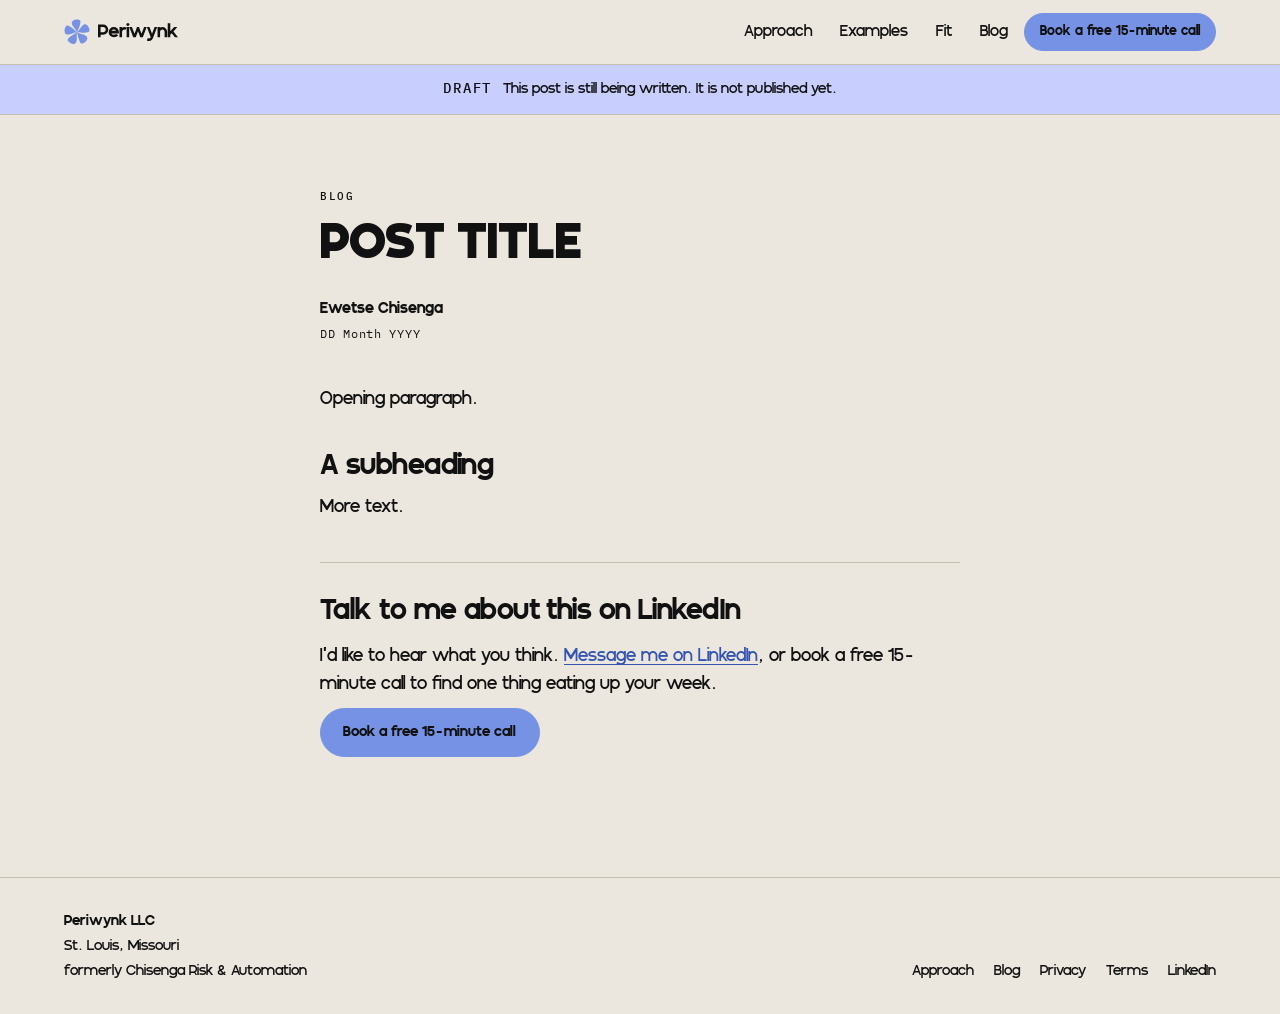
<file: blog/_template.html>
<!DOCTYPE html>
<!--
  Blog post template (not published: GitHub Pages skips files starting with "_").
  How to use:
  1. Copy this file to /blog/your-post-slug/index.html
  2. Replace POST TITLE, POST-SLUG, the summary, both dates and the body.
  3. When ready to publish: delete the DRAFT banner and change robots to "index, follow".
  4. Add the post to the top of /blog/index.html, /blog/rss.xml and /sitemap.xml.
  5. Make a branded og:image for the post if you can, and point og:image at it.
-->
<html lang="en-GB">
<head>
  <meta charset="UTF-8">
  <meta name="viewport" content="width=device-width, initial-scale=1.0">
  <script>document.documentElement.classList.add("js");</script>
  <title>POST TITLE | Periwynk</title>
  <meta name="description" content="One-sentence summary of the post.">
  <meta name="author" content="Ewetse Chisenga">
  <meta name="robots" content="noindex">
  <link rel="canonical" href="https://periwynk.com/blog/POST-SLUG/">
  <link rel="icon" href="/favicon.ico" sizes="48x48">
  <link rel="icon" href="/favicon.svg" type="image/svg+xml">
  <link rel="icon" href="/favicon-32.png" type="image/png" sizes="32x32">
  <link rel="icon" href="/favicon-16.png" type="image/png" sizes="16x16">
  <link rel="apple-touch-icon" href="/apple-touch-icon.png">
  <link rel="manifest" href="/site.webmanifest">
  <meta name="theme-color" content="#ece7de">
  <link rel="alternate" type="application/rss+xml" title="Periwynk blog" href="/blog/rss.xml">
  <meta property="og:type" content="article">
  <meta property="og:site_name" content="Periwynk">
  <meta property="og:title" content="POST TITLE | Periwynk">
  <meta property="og:description" content="One-sentence summary of the post.">
  <meta property="og:url" content="https://periwynk.com/blog/POST-SLUG/">
  <meta property="og:image" content="https://periwynk.com/assets/og/periwynk-launch-blue-1200.png">
  <meta property="og:image:width" content="1200">
  <meta property="og:image:height" content="1200">
  <meta property="og:image:alt" content="The Periwynk flower mark and wordmark">
  <meta name="twitter:card" content="summary_large_image">
  <meta name="twitter:title" content="POST TITLE | Periwynk">
  <meta name="twitter:description" content="One-sentence summary of the post.">
  <meta name="twitter:image" content="https://periwynk.com/assets/og/periwynk-launch-blue-1200.png">
  <meta name="twitter:image:alt" content="The Periwynk flower mark and wordmark">
  <meta property="article:published_time" content="YYYY-MM-DD">
  <meta property="article:author" content="Ewetse Chisenga">
  <link rel="preconnect" href="https://fonts.googleapis.com">
  <link rel="preconnect" href="https://fonts.gstatic.com" crossorigin>
  <link href="https://fonts.googleapis.com/css2?family=IBM+Plex+Mono:wght@400;500&amp;display=swap" rel="stylesheet">
  <link rel="stylesheet" href="/styles.css">
</head>
<body>

  <header>
    <nav class="nav" aria-label="Primary">
      <div class="wrap nav-inner">
        <a href="/" class="logo" aria-label="Periwynk home">
          <img class="logo-mark" src="/assets/brand/periwynk-mark-a-blue.svg" alt="" width="26" height="26">
          <img class="logo-word" src="/assets/brand/periwynk-wordmark-blue-on-cream.svg" alt="Periwynk" width="79" height="18">
        </a>
        <ul class="nav-links">
          <li><a href="/approach/">Approach</a></li>
          <li><a href="/#examples">Examples</a></li>
          <li><a href="/#fit">Fit</a></li>
          <li><a href="/blog/" aria-current="page">Blog</a></li>
        </ul>
        <a href="https://cal.com/ewetse/intro" class="btn btn-nav" target="_blank" rel="noopener noreferrer">Book a free 15-minute call</a>
        <button class="nav-toggle" id="navToggle" type="button" aria-expanded="false" aria-controls="navDrawer" aria-label="Open menu">
          <span></span><span></span>
        </button>
      </div>
    </nav>
    <div class="nav-drawer" id="navDrawer">
      <a href="/approach/">Approach</a>
      <a href="/#examples">Examples</a>
      <a href="/#fit">Fit</a>
      <a href="/blog/" aria-current="page">Blog</a>
      <a href="https://cal.com/ewetse/intro" target="_blank" rel="noopener noreferrer">Book a free 15-minute call</a>
    </div>
  </header>

  <!-- TODO: DRAFT. Delete this banner and the noindex robots meta when you publish. -->
  <div class="draft-banner" role="note"><div class="wrap"><strong>DRAFT</strong> This post is still being written. It is not published yet.</div></div>

  <main>
    <article class="section page-top">
      <div class="wrap narrow">
        <header class="post-header">
          <p class="label"><a href="/blog/">BLOG</a></p>
          <h1>POST TITLE</h1>
          <div class="byline">
            <p><span class="byline-name">Ewetse Chisenga</span><br><span class="post-meta"><time datetime="YYYY-MM-DD">DD Month YYYY</time></span></p>
          </div>
        </header>
        <div class="prose">
          <!-- Write the post here. Aim for 600 to 900 words, plain words, British English, no em dashes, no tool or vendor names, no client names or invented results. -->
          <p>Opening paragraph.</p>

          <h2>A subheading</h2>
          <p>More text.</p>
        </div>
        <footer class="post-end">
          <h2>Talk to me about this on LinkedIn</h2>
          <p>I’d like to hear what you think. <a class="text-link" href="https://www.linkedin.com/in/ewetsechisenga/" target="_blank" rel="noopener noreferrer">Message me on LinkedIn</a>, or book a free 15-minute call to find one thing eating up your week.</p>
          <a href="https://cal.com/ewetse/intro" class="btn" target="_blank" rel="noopener noreferrer">Book a free 15-minute call</a>
        </footer>
      </div>
    </article>
  </main>

  <footer class="footer">
    <div class="wrap footer-inner">
      <div class="footer-brand">
        <p><strong>Periwynk LLC</strong></p>
        <p>St. Louis, Missouri</p>
        <p>formerly Chisenga Risk &amp; Automation</p>
      </div>
      <p class="footer-links">
        <a href="/approach/">Approach</a>
        <a href="/blog/">Blog</a>
        <a href="/privacy.html">Privacy</a>
        <a href="/terms.html">Terms</a>
        <a href="https://www.linkedin.com/in/ewetsechisenga/" target="_blank" rel="noopener noreferrer">LinkedIn</a>
      </p>
    </div>
  </footer>

  <script src="/assets/site.js"></script>
</body>
</html>
</file>
<file: styles.css>
@font-face {
  font-family: "Basique Pro";
  src: url("Fonts/Basique_4.woff") format("woff");
  font-weight: 100;
  font-style: normal;
  font-display: swap;
}

@font-face {
  font-family: "Basique Pro";
  src: url("Fonts/Basique_3.woff") format("woff");
  font-weight: 300;
  font-style: normal;
  font-display: swap;
}

@font-face {
  font-family: "Basique Pro";
  src: url("Fonts/Basique_2.woff") format("woff");
  font-weight: 400;
  font-style: normal;
  font-display: swap;
}

@font-face {
  font-family: "Basique Pro";
  src: url("Fonts/Basique_1.woff") format("woff");
  font-weight: 700;
  font-style: normal;
  font-display: swap;
}

@font-face {
  font-family: "Basique Pro";
  src: url("Fonts/Basique.woff") format("woff");
  font-weight: 900;
  font-style: normal;
  font-display: swap;
}

*,
*::before,
*::after {
  margin: 0;
  padding: 0;
  box-sizing: border-box;
}

:root {
  --bg: #ece7de;
  --bg-module: #f4f0e8;
  --ink: #111111;
  --muted: #111111;
  --line: #c4bdb0;
  --blue: #7692e4;
  --accent: #3454b2; /* text-safe shade of --blue (5.6:1 on cream) for links and small accents */
  --graphite: #1a1a1a;
  --periwinkle: #c8cfff;
  --on-dark: #ece7de;
  --radius: 3px;
  --max: 1160px;
  --heading: "Basique Pro", -apple-system, sans-serif;
  --sans: "Basique Pro", -apple-system, sans-serif;
  --mono: "IBM Plex Mono", ui-monospace, monospace;
}

html {
  scroll-behavior: smooth;
}

body {
  font-family: "Basique Pro", -apple-system, sans-serif !important;
  font-size: 1.0625rem;
  line-height: 1.65;
  color: var(--ink);
  background: var(--bg);
  -webkit-font-smoothing: antialiased;
}

a {
  color: inherit;
  text-decoration: none;
}

img {
  max-width: 100%;
  display: block;
}

h1, h2, h3 {
  font-family: "Basique Pro", -apple-system, sans-serif !important;
  font-weight: 700;
  line-height: 1.15;
  letter-spacing: -0.02em;
  color: #111111;
}

h1 {
  font-size: clamp(2.6rem, 7vw, 4.5rem);
  font-weight: 900;
  line-height: 1.1;
}

h2 {
  font-size: clamp(1.85rem, 4vw, 2.65rem);
  margin-bottom: 1rem;
}

h3 {
  font-size: 1.35rem;
  margin: 0.4rem 0 0.65rem;
}

.text-highlight {
  color: #7692e4;
}

.wrap {
  width: min(90%, var(--max));
  margin: 0 auto;
}

.narrow {
  max-width: 40rem;
}

.label {
  font-family: var(--mono);
  font-size: 0.7rem;
  font-weight: 500;
  letter-spacing: 0.14em;
  text-transform: uppercase;
  color: var(--accent);
  margin-bottom: 0.75rem;
}

.tag {
  display: inline-block;
  font-family: var(--mono);
  font-size: 0.7rem;
  font-weight: 500;
  letter-spacing: 0.12em;
  text-transform: uppercase;
  color: #1a1a1a;
  background: rgba(200, 207, 255, 0.3);
  border-radius: 9999px;
  padding: 4px 12px;
  margin-bottom: 1rem;
}

.lede,
.lead {
  color: var(--muted);
  max-width: 38rem;
}

.lead {
  margin-bottom: 2.75rem;
}

.micro {
  font-size: 0.875rem;
  color: var(--muted);
  margin-top: 1rem;
  max-width: 28rem;
}

/* Reveal only hides content once JavaScript has loaded (html.js is set in <head>). */
.js .reveal {
  opacity: 0;
  transform: translateY(30px);
  transition: all 0.8s cubic-bezier(0.16, 1, 0.3, 1);
}

.js .reveal.in-view {
  opacity: 1;
  transform: translateY(0);
}

button {
  font-family: "Basique Pro", -apple-system, sans-serif !important;
}

.btn {
  display: inline-block;
  font-family: "Basique Pro", -apple-system, sans-serif !important;
  font-size: 0.9rem;
  font-weight: 600;
  padding: 0.75rem 1.4rem;
  background: #7692e4;
  color: #111111;
  border: 1px solid #7692e4;
  border-radius: 9999px;
  transition: transform 0.2s ease;
}

.btn:hover {
  transform: translateY(-3px);
}

.btn-nav {
  padding: 0.45rem 0.95rem;
  font-size: 0.8rem;
}

.btn-on-dark {
  background: #7692e4;
  color: #111111;
  border-color: #7692e4;
}

/* Nav */
.nav {
  position: fixed;
  top: 0;
  left: 0;
  width: 100%;
  z-index: 9999;
  background-color: transparent;
  border-bottom: 1px solid var(--line);
  transition: background-color 0.3s ease, backdrop-filter 0.3s ease, box-shadow 0.3s ease;
}

.nav-scrolled {
  background-color: rgba(236, 231, 222, 0.95) !important;
  backdrop-filter: blur(12px);
  box-shadow: 0 4px 20px rgba(0,0,0,0.05);
}

.nav-inner {
  display: flex;
  align-items: center;
  justify-content: space-between;
  gap: 1rem;
  min-height: 4rem;
}

.logo {
  display: inline-flex;
  align-items: center;
  gap: 0.5rem;
  flex: 0 0 auto;
}

.logo-mark {
  width: 1.6rem;
  height: 1.6rem;
  transition: transform 0.6s cubic-bezier(0.16, 1, 0.3, 1);
}

.logo-word {
  width: auto;
  height: 1.15rem;
}

.logo:hover .logo-mark,
.logo:focus-visible .logo-mark {
  transform: rotate(36deg);
}

.nav-links {
  display: none;
  list-style: none;
  gap: 1.75rem;
}

.nav-links a {
  position: relative;
  display: inline-block;
  font-size: 0.92rem;
  color: var(--muted);
}

.nav-links a::after {
  content: "";
  position: absolute;
  bottom: -0.35rem;
  left: 50%;
  width: 0;
  height: 1px;
  background: #111111;
  transform: translateX(-50%);
  transition: width 0.3s ease;
}

.nav-links a:hover,
.nav-links a:focus-visible {
  color: var(--ink);
}

.nav-links a:hover::after,
.nav-links a:focus-visible::after {
  width: 100%;
}

.nav-inner .btn-nav {
  display: none;
}

.nav-toggle {
  display: flex;
  flex-direction: column;
  justify-content: center;
  gap: 6px;
  width: 2rem;
  height: 2rem;
  background: none;
  border: 0;
  cursor: pointer;
}

.nav-toggle span {
  display: block;
  height: 1px;
  width: 100%;
  background: var(--ink);
}

.nav-drawer {
  display: none;
  flex-direction: column;
  gap: 1rem;
  position: fixed;
  top: 4rem;
  left: 0;
  width: 100%;
  z-index: 9998;
  padding: 1rem 5% 1.5rem;
  border-bottom: 1px solid var(--line);
  background: var(--bg);
}

.nav-drawer.open {
  display: flex;
}

.nav-drawer a {
  font-size: 1rem;
  color: var(--muted);
}

/* Hero */
.hero {
  position: relative;
  isolation: isolate;
  overflow: hidden;
  min-height: 90vh;
  display: flex;
  align-items: center;
  padding: 120px 0;
}

.hero-inner {
  position: relative;
  z-index: 1;
  min-height: clamp(28rem, 54vw, 42rem);
  display: flex;
  align-items: center;
}

.hero-copy {
  width: min(100%, 42rem);
}

.hero-visual {
  position: absolute;
  z-index: -1;
  top: 50%;
  left: 50%;
  width: 140%;
  min-width: 1200px;
  pointer-events: none;
  transform: translate(-30%, -50%);
  will-change: transform;
}

.hero-visual img {
  width: 100%;
  height: auto;
  opacity: 0.35;
  mix-blend-mode: multiply;
}

.hero h1 {
  margin-bottom: 1.35rem;
}

.hero .lede {
  margin-bottom: 2rem;
}

.hero-copy > p:first-of-type {
  color: var(--muted);
  max-width: 38rem;
  margin-bottom: 2rem;
}

/* Sections */
.section {
  padding: 120px 0;
  border-top: 1px solid var(--line);
}

.section p {
  color: var(--muted);
}

.section h2 + p,
.split-copy p {
  color: var(--muted);
}

.split-copy p + p {
  margin-top: 1.15rem;
}

/* Methodology: vertical thread */
.ladder {
  list-style: none;
  display: flex;
  flex-direction: column;
  gap: 1.5rem;
  position: relative;
  padding-left: 1.75rem;
  margin-left: 0.35rem;
}

.ladder::before {
  content: "";
  position: absolute;
  top: 0;
  bottom: 0;
  left: 0;
  width: 2px;
  background: repeating-linear-gradient(
    to bottom,
    #c8cfff 0 4px,
    transparent 4px 12px
  );
  background-size: 2px 12px;
  animation: vertical-conveyor 15s linear infinite;
}

.ladder-step {
  position: relative;
  background: #ffffff;
  color: #1a1a1a;
  border-radius: 40px;
  padding: 3rem;
}

.ladder-copy {
  color: #1a1a1a;
  font-family: "Basique Pro", -apple-system, sans-serif !important;
  font-size: 1.02rem;
  font-weight: 400;
  line-height: 1.65;
  margin-top: 0.35rem;
}

.ladder-step--build {
  background: #c8cfff;
  color: #1a1a1a;
}

.workflow {
  margin-top: 2rem;
  max-width: 34rem;
}

.workflow-shell {
  display: flex;
  align-items: center;
  position: relative;
  padding: 2rem;
  background: rgba(17, 17, 17, 0.03);
  border-radius: 24px;
}

.workflow-nodes {
  display: flex;
  align-items: center;
  width: 100%;
  justify-content: space-between;
  gap: 10px;
  position: relative;
  z-index: 1;
}

.workflow-node {
  display: flex;
  flex: 0 0 auto;
  align-items: center;
  justify-content: center;
  gap: 10px;
  min-height: 3rem;
  padding: 14px 28px;
  background: #ffffff;
  border-radius: 9999px;
  box-shadow: 0 8px 18px rgba(17, 17, 17, 0.09);
  color: #111111;
  font-family: "Basique Pro", -apple-system, sans-serif !important;
  font-size: clamp(0.64rem, 1.5vw, 0.78rem);
  font-weight: 700;
  line-height: 1.2;
  text-align: center;
  position: relative;
  z-index: 1;
}

.workflow-node span {
  white-space: nowrap;
}

.workflow-icon {
  flex: 0 0 auto;
  width: 1rem;
  height: 1rem;
  fill: none;
  stroke: currentColor;
  stroke-linecap: round;
  stroke-linejoin: round;
  stroke-width: 1.8;
}

.workflow-line {
  position: absolute;
  z-index: 0;
  top: 50%;
  left: 3rem;
  width: calc(100% - 6rem);
  height: 2px;
  transform: translateY(-50%);
  overflow: visible;
}

.workflow-line path {
  fill: none;
  stroke: #7692e4;
  stroke-width: 2;
  stroke-dasharray: 4 8;
  stroke-linecap: round;
  animation: workflow-flow 15s linear infinite;
}

.workflow-status {
  display: inline-flex;
  align-items: center;
  gap: 0.5rem;
  width: fit-content;
  margin-top: 1rem;
  padding: 0.45rem 0.75rem;
  background: #ffffff;
  border-radius: 9999px;
  color: #111111 !important;
  font-family: "Basique Pro", -apple-system, sans-serif !important;
  font-size: 0.75rem !important;
  font-weight: 700;
  line-height: 1.2 !important;
}

.status-dot {
  width: 0.5rem;
  height: 0.5rem;
  border-radius: 50%;
  background: #10B981;
  box-shadow: 0 0 0 3px rgba(16, 185, 129, 0.14), 0 0 10px rgba(16, 185, 129, 0.55);
  animation: status-pulse 1.8s ease-in-out infinite;
}

@keyframes workflow-flow {
  from {
    stroke-dashoffset: 100;
  }

  to {
    stroke-dashoffset: 0;
  }
}

@keyframes vertical-conveyor {
  from {
    background-position-y: 0;
  }

  to {
    background-position-y: 100%;
  }
}

@keyframes workflow-vertical-flow {
  from {
    background-position-y: 0;
  }

  to {
    background-position-y: 100%;
  }
}

@keyframes status-pulse {
  50% {
    transform: scale(1.2);
    box-shadow: 0 0 0 5px rgba(16, 185, 129, 0.08), 0 0 14px rgba(16, 185, 129, 0.7);
  }
}

.modules {
  display: grid;
  gap: 1.25rem;
  margin-top: 2.25rem;
}

.module {
  border: 1px solid var(--line);
  border-radius: var(--radius);
  padding: 1.5rem 1.4rem;
  background: var(--bg-module);
}

.module p {
  font-size: 0.98rem;
}

.metric {
  margin-top: 1rem;
  font-family: var(--mono);
  font-size: 0.78rem;
  letter-spacing: 0.02em;
  color: var(--ink);
}

.split {
  display: grid;
  gap: 1.75rem;
}

.fit-list {
  list-style: none;
  display: grid;
  gap: 1rem;
  margin-top: 1.75rem;
  max-width: 44rem;
}

.fit-list li {
  position: relative;
  padding-left: 1.4rem;
  color: var(--muted);
}

.fit-list li::before {
  content: "";
  position: absolute;
  left: 0;
  top: 0.55em;
  width: 0.55rem;
  height: 0.28rem;
  border-left: 1.5px solid var(--blue);
  border-bottom: 1.5px solid var(--blue);
  transform: rotate(-45deg);
}

.cta-band {
  background: var(--graphite);
  color: var(--on-dark);
  padding: 120px 0;
  text-align: center;
}

.cta-inner {
  max-width: 32rem;
}

.cta-band h2 {
  color: var(--on-dark);
  margin-bottom: 1.75rem;
}

.cta-band .micro {
  color: #b7b0a4;
  margin-left: auto;
  margin-right: auto;
}

.footer {
  border-top: 1px solid var(--line);
  padding: 2rem 0;
  font-size: 0.85rem;
  color: var(--muted);
}

.footer-inner {
  display: grid;
  gap: 1rem;
}

.footer-brand {
  display: grid;
  gap: 0.15rem;
}

.footer-brand strong {
  font-weight: 700;
}

.footer-links {
  display: flex;
  flex-wrap: wrap;
  gap: 1.25rem;
  margin-top: 0.5rem;
}

.footer-links a:hover {
  color: var(--ink);
}

/* Utilities */
.nowrap {
  white-space: nowrap;
}

.section-note {
  margin-top: 0.25rem;
  max-width: 38rem;
  font-size: 0.95rem;
}

.text-link {
  color: var(--accent);
  text-decoration: underline;
  text-underline-offset: 0.2em;
}

.text-link:hover {
  color: var(--ink);
}

/* FAQ */
.faq {
  margin-top: 2rem;
  max-width: 44rem;
  border-top: 1px solid var(--line);
}

.faq details {
  border-bottom: 1px solid var(--line);
  padding: 1.1rem 0;
}

.faq summary {
  cursor: pointer;
  font-weight: 700;
  list-style: none;
  position: relative;
  padding-right: 2rem;
}

.faq summary::-webkit-details-marker {
  display: none;
}

.faq summary::after {
  content: "+";
  position: absolute;
  right: 0;
  top: 0;
  font-family: var(--mono);
  color: var(--accent);
}

.faq details[open] summary::after {
  content: "\2212";
}

.faq details p {
  margin-top: 0.65rem;
}

/* Legal pages */
.legal p + p {
  margin-top: 1.15rem;
}

.legal h1 {
  font-size: clamp(2rem, 4vw, 2.75rem);
  margin-bottom: 1.5rem;
}

/* Blog */
.page-top {
  padding-top: 160px;
  border-top: 0;
}

.post-list {
  list-style: none;
  display: grid;
  gap: 1.25rem;
  margin-top: 2.25rem;
}

.post-card {
  border: 1px solid var(--line);
  border-radius: var(--radius);
  padding: 1.5rem 1.4rem;
  background: var(--bg-module);
}

.post-card h2 {
  font-size: 1.35rem;
  margin: 0.4rem 0 0.65rem;
}

.post-card h2 a:hover {
  color: var(--accent);
}

.post-meta {
  font-family: var(--mono);
  font-size: 0.75rem;
  letter-spacing: 0.06em;
  color: var(--ink);
}

.draft-banner {
  background: var(--periwinkle);
  color: var(--ink);
  border-bottom: 1px solid var(--line);
  padding: 0.75rem 0;
  margin-top: 4rem;
  font-size: 0.9rem;
  text-align: center;
}

.draft-banner strong {
  font-family: var(--mono);
  font-weight: 500;
  letter-spacing: 0.12em;
  margin-right: 0.4rem;
}

.draft-banner + main .page-top {
  padding-top: 72px;
}

.page-title,
.post-header h1 {
  font-size: clamp(2.1rem, 5vw, 3.1rem);
  font-weight: 900;
  margin-bottom: 1.5rem;
}

.byline {
  display: flex;
  align-items: center;
  gap: 0.85rem;
  margin-bottom: 2.5rem;
  font-size: 0.95rem;
}

.byline-name {
  font-weight: 700;
}

.prose p,
.prose ul {
  margin-bottom: 1.15rem;
}

.prose h2 {
  font-size: clamp(1.4rem, 3vw, 1.75rem);
  margin: 2.25rem 0 0.75rem;
}

.prose ul {
  padding-left: 1.25rem;
}

.prose li + li {
  margin-top: 0.4rem;
}

.prose a {
  color: var(--accent);
  text-decoration: underline;
  text-underline-offset: 0.2em;
}

.editor-note {
  background: var(--bg-module);
  border-left: 3px solid var(--blue);
  padding: 0.75rem 1rem;
  font-size: 0.95rem;
}

.post-end {
  margin-top: 2.5rem;
  padding-top: 2rem;
  border-top: 1px solid var(--line);
}

.post-end h2 {
  margin-top: 0;
  font-size: clamp(1.4rem, 3vw, 1.75rem);
}

.post-end .btn {
  margin-top: 0.5rem;
}

/* Desktop nav from 768px: four links and the booking button fit from here. */
@media (min-width: 768px) {
  .nav-links {
    display: flex;
    flex: 1;
    justify-content: flex-end;
  }

  .nav-inner .btn-nav {
    display: inline-block;
  }

  .nav-toggle,
  .nav-drawer,
  .nav-drawer.open {
    display: none;
  }
}

@media (min-width: 768px) {
  .hero h1 {
    font-size: 4.5rem;
  }

  .modules {
    grid-template-columns: repeat(3, 1fr);
    align-items: stretch;
  }

  .split {
    grid-template-columns: 1fr 1.15fr;
    gap: 3.5rem;
    align-items: start;
  }

  .fit-list {
    grid-template-columns: 1fr 1fr;
    gap: 1.25rem 2rem;
  }

  .footer-inner {
    grid-template-columns: 1fr auto;
    align-items: end;
    gap: 2rem;
  }

  .footer-links {
    margin-top: 0;
    justify-content: flex-end;
  }
}

@media (min-width: 769px) {
  .workflow-shell,
  .workflow-nodes {
    display: flex;
    flex-direction: row;
  }

  .workflow-line {
    display: block;
  }
}

@media (max-width: 767px) {
  .hero {
    padding: 88px 0;
  }

  .hero-inner {
    min-height: 31rem;
    align-items: flex-start;
  }

  .hero-visual {
    width: 140%;
    min-width: 1200px;
  }

  .workflow {
    margin-top: 1.5rem;
  }
}

@media (max-width: 768px) {
  .hero-visual img {
    opacity: 0.15;
  }

  .workflow-shell {
    flex-direction: column;
    gap: 20px;
  }

  .workflow-nodes {
    flex-direction: column;
    gap: 20px;
  }

  .workflow-line {
    display: none;
  }

  .workflow-nodes::before {
    content: "";
    position: absolute;
    z-index: 0;
    top: 1.5rem;
    bottom: 1.5rem;
    left: 50%;
    width: 2px;
    transform: translateX(-50%);
    background: repeating-linear-gradient(
      to bottom,
      #7692e4 0 4px,
      transparent 4px 12px
    );
    background-size: 2px 12px;
    animation: workflow-vertical-flow 15s linear infinite;
  }
}

@media (prefers-reduced-motion: reduce) {
  *,
  *::before,
  *::after {
    scroll-behavior: auto !important;
    animation-duration: 0.01ms !important;
    animation-iteration-count: 1 !important;
    transition-duration: 0.01ms !important;
  }
}


/* Breadcrumbs on inner pages */
.crumbs {
  margin: 0 0 1.5rem;
  font-size: 0.85rem;
  color: var(--ink);
}
.crumbs a {
  color: var(--accent);
  text-decoration: none;
}
.crumbs a:hover,
.crumbs a:focus-visible {
  text-decoration: underline;
}
</file>
